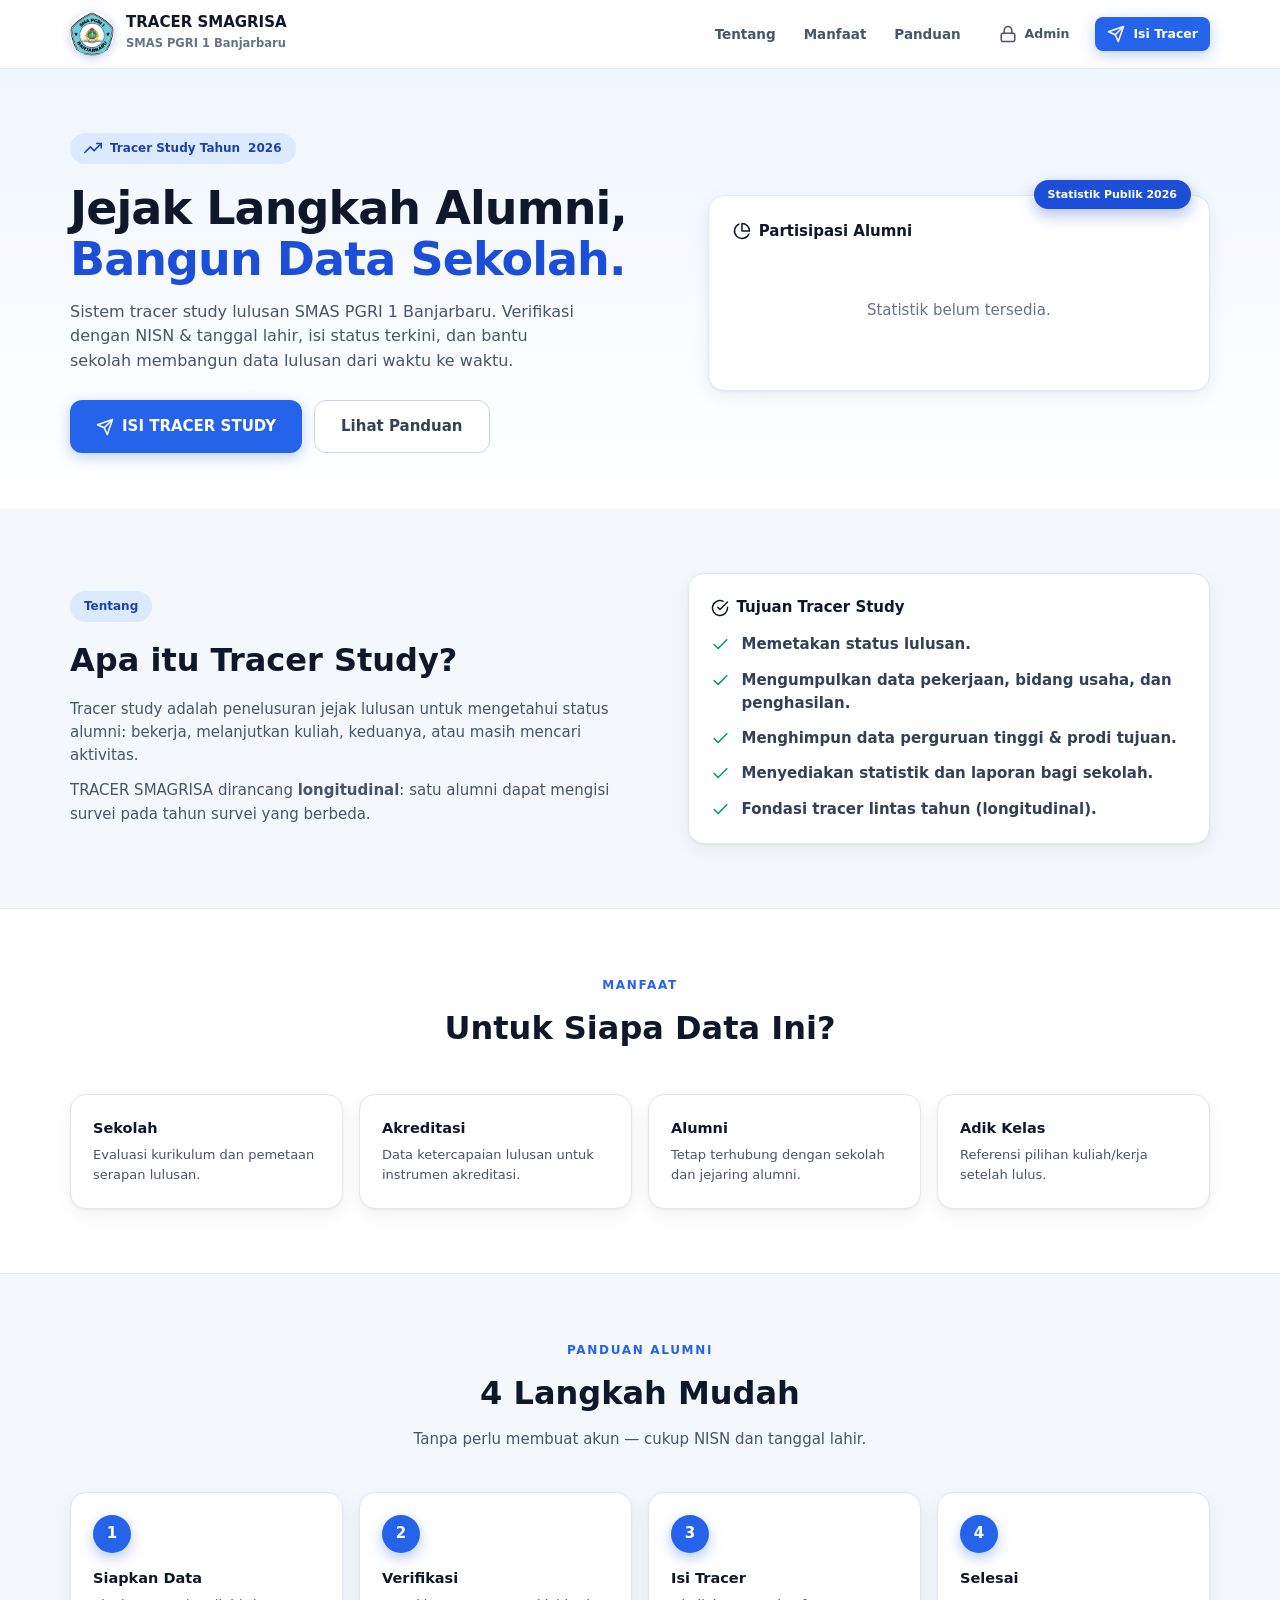
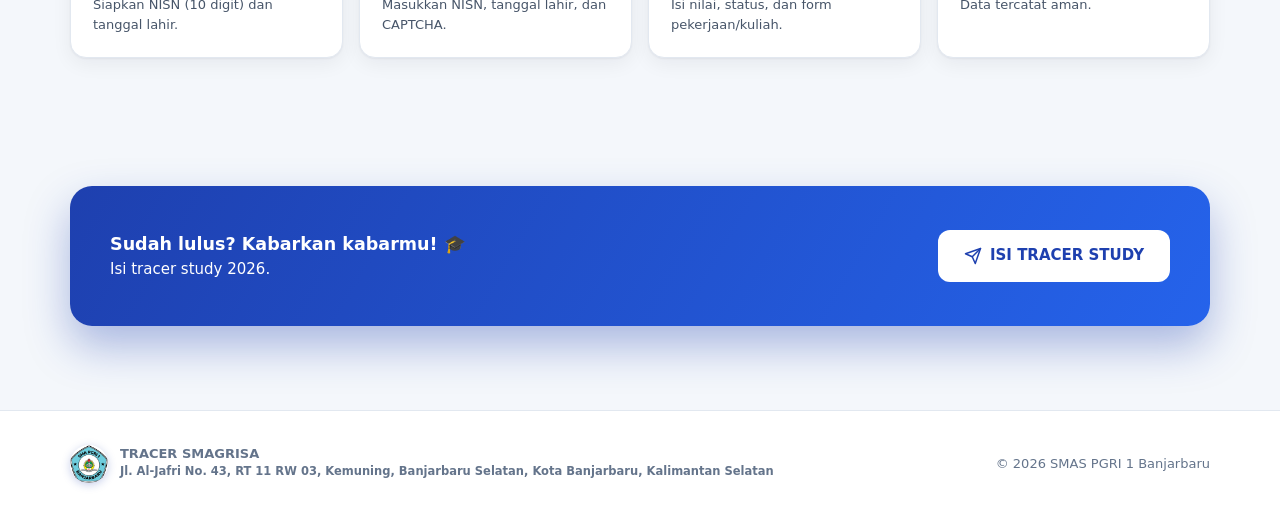
<file: index.html>
<!DOCTYPE html>
<html lang="id">
<head>
<meta charset="UTF-8"><meta name="viewport" content="width=device-width, initial-scale=1">
<title>TRACER SMAGRISA — Beranda</title>
<link rel="icon" id="favicon"><link rel="stylesheet" href="css/style.css">
</head>
<body>
<header class="site-head"><div class="container">
  <div class="brand"><img data-logo src="" alt=""><div><b data-cfg="NAMA_APLIKASI"></b><small data-cfg="SEKOLAH"></small></div></div>
  <nav class="nav-links"><a href="#tentang">Tentang</a><a href="#manfaat">Manfaat</a><a href="#panduan">Panduan</a></nav>
  <a class="btn btn-ghost btn-sm" href="admin.html"><i data-icon="lock"></i> Admin</a>
  <a class="btn btn-primary btn-sm" href="login.html"><i data-icon="send"></i> Isi Tracer</a>
</div></header>

<section class="hero"><div class="container hero-grid">
  <div>
    <span class="chip"><i data-icon="trend"></i> Tracer Study Tahun <span id="tahunHero"></span></span>
    <h1>Jejak Langkah Alumni, <span class="grad">Bangun Data Sekolah.</span></h1>
    <p class="lead">Sistem tracer study lulusan <span data-cfg="SEKOLAH"></span>. Verifikasi dengan NISN & tanggal lahir, isi status terkini, dan bantu sekolah membangun data lulusan dari waktu ke waktu.</p>
    <div class="hero-cta">
      <a class="btn btn-primary btn-lg" href="login.html"><i data-icon="send"></i> ISI TRACER STUDY</a>
      <a class="btn btn-outline btn-lg" href="#panduan">Lihat Panduan</a>
    </div>
  </div>
  <div class="hero-card card">
    <span class="float">Statistik Publik <span id="tahunCard"></span></span>
    <h3><i data-icon="pie"></i> Partisipasi Alumni</h3>
    <div id="pubStats" style="margin-top:12px"><div class="empty">Memuat statistik…</div></div>
  </div>
</div></section>

<section class="block" id="tentang"><div class="container two-col">
  <div>
    <span class="chip">Tentang</span>
    <h2 style="font-size:clamp(24px,3vw,32px);font-weight:800;margin:14px 0 12px">Apa itu Tracer Study?</h2>
    <p style="color:var(--s6);margin-bottom:12px">Tracer study adalah penelusuran jejak lulusan untuk mengetahui status alumni: bekerja, melanjutkan kuliah, keduanya, atau masih mencari aktivitas.</p>
    <p style="color:var(--s6)">TRACER SMAGRISA dirancang <b>longitudinal</b>: satu alumni dapat mengisi survei pada tahun survei yang berbeda.</p>
  </div>
  <div class="card pad">
    <h3><i data-icon="checkc"></i> Tujuan Tracer Study</h3>
    <ul class="check-list" style="margin-top:14px">
      <li><i data-icon="check"></i> Memetakan status lulusan.</li>
      <li><i data-icon="check"></i> Mengumpulkan data pekerjaan, bidang usaha, dan penghasilan.</li>
      <li><i data-icon="check"></i> Menghimpun data perguruan tinggi & prodi tujuan.</li>
      <li><i data-icon="check"></i> Menyediakan statistik dan laporan bagi sekolah.</li>
      <li><i data-icon="check"></i> Fondasi tracer lintas tahun (longitudinal).</li>
    </ul>
  </div>
</div></section>

<section class="block" id="manfaat" style="background:#fff;border-block:1px solid var(--line)"><div class="container">
  <div class="sec-head"><span class="kicker">Manfaat</span><h2>Untuk Siapa Data Ini?</h2></div>
  <div class="benefit-grid">
    <div class="benefit card"><h4>Sekolah</h4><p>Evaluasi kurikulum dan pemetaan serapan lulusan.</p></div>
    <div class="benefit card"><h4>Akreditasi</h4><p>Data ketercapaian lulusan untuk instrumen akreditasi.</p></div>
    <div class="benefit card"><h4>Alumni</h4><p>Tetap terhubung dengan sekolah dan jejaring alumni.</p></div>
    <div class="benefit card"><h4>Adik Kelas</h4><p>Referensi pilihan kuliah/kerja setelah lulus.</p></div>
  </div>
</div></section>

<section class="block" id="panduan"><div class="container">
  <div class="sec-head"><span class="kicker">Panduan Alumni</span><h2>4 Langkah Mudah</h2><p>Tanpa perlu membuat akun — cukup NISN dan tanggal lahir.</p></div>
  <div class="steps-row">
    <div class="step-item card"><div class="num">1</div><h4>Siapkan Data</h4><p>Siapkan NISN (10 digit) dan tanggal lahir.</p></div>
    <div class="step-item card"><div class="num">2</div><h4>Verifikasi</h4><p>Masukkan NISN, tanggal lahir, dan CAPTCHA.</p></div>
    <div class="step-item card"><div class="num">3</div><h4>Isi Tracer</h4><p>Isi nilai, status, dan form pekerjaan/kuliah.</p></div>
    <div class="step-item card"><div class="num">4</div><h4>Selesai</h4><p>Data tercatat aman.</p></div>
  </div>
</div></section>

<section class="block"><div class="container">
  <div class="cta-band">
    <div><h3>Sudah lulus? Kabarkan kabarmu! 🎓</h3><p>Isi tracer study <span id="tahunCta"></span>.</p></div>
    <a class="btn btn-lg" style="background:#fff;color:var(--b800)" href="login.html"><i data-icon="send"></i> ISI TRACER STUDY</a>
  </div>
</div></section>

<footer class="site-foot"><div class="container foot">
  <div class="brand" style="margin:0"><img data-logo src="" style="width:38px;height:38px;border-radius:50%"><div><b style="font-size:13px" data-cfg="NAMA_APLIKASI"></b><small data-cfg="ALAMAT"></small></div></div>
  <span>© <span id="yearNow"></span> <span data-cfg="SEKOLAH"></span></span>
</div></footer>

<div id="toasts" class="toast-wrap"></div>
<div id="loading" class="loading-overlay" style="display:none"><div class="loading-card"><div class="spinner"></div><div>Memproses…</div></div></div>

<script src="js/config.js"></script><script src="js/icons.js"></script><script src="js/utils.js"></script>
<script src="js/data-referensi.js"></script><script src="js/mock-backend.js"></script><script src="js/api.js"></script>
<script>
document.getElementById('tahunHero').textContent = CONFIG.TAHUN_TRACER_AKTIF;
document.getElementById('tahunCard').textContent = CONFIG.TAHUN_TRACER_AKTIF;
document.getElementById('tahunCta').textContent = CONFIG.TAHUN_TRACER_AKTIF;
document.getElementById('yearNow').textContent = new Date().getFullYear();
API.call('getDashboardStats', { filter: { tahunTracer: CONFIG.TAHUN_TRACER_AKTIF } }).then(function (r) {
  var el = document.getElementById('pubStats');
  if (!r || !r.ok || !r.data) { el.innerHTML = '<div class="empty">Statistik belum tersedia.</div>'; return; }
  var d = r.data;
  el.innerHTML =
    '<div class="rr-big"><b>' + d.cards.responseRate + '%</b><span style="color:var(--s5);font-weight:700;font-size:13px">response rate</span></div>' +
    '<div class="pbar"><span style="width:' + d.cards.responseRate + '%"></span></div>' +
    '<div class="mini-grid">' +
      '<div class="mini"><b>' + d.cards.totalAlumni + '</b><span>Total Alumni</span></div>' +
      '<div class="mini"><b>' + d.cards.sudah + '</b><span>Sudah Mengisi</span></div>' +
      '<div class="mini"><b>' + (d.statusDist['Bekerja'] || 0) + '</b><span>Bekerja</span></div>' +
      '<div class="mini"><b>' + (d.statusDist['Kuliah'] || 0) + '</b><span>Kuliah</span></div>' +
    '</div>';
});
</script>
</body>
</html>
</file>
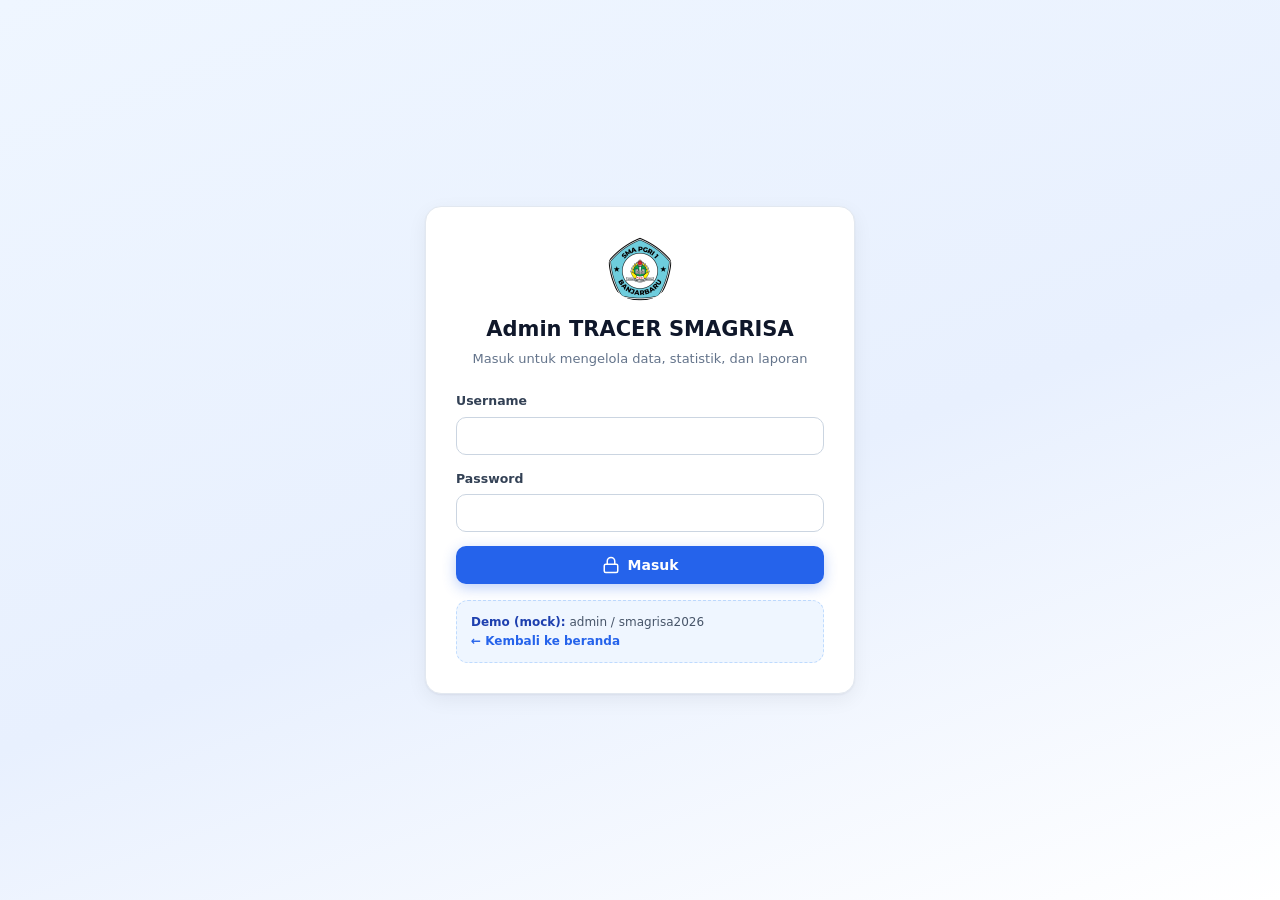
<file: admin-alumni.html>
<!DOCTYPE html>
<html lang="id">
<head>
<meta charset="UTF-8"><meta name="viewport" content="width=device-width, initial-scale=1">
<title>Data Alumni — TRACER SMAGRISA</title>
<link rel="icon" id="favicon"><link rel="stylesheet" href="css/style.css">
</head>
<body>
<div class="admin-shell">
  <aside class="sidebar">
    <div class="sb-brand"><img data-logo src="" alt=""><div><b data-cfg="NAMA_APLIKASI"></b><small>Admin Panel</small></div></div>
    <nav class="sb-nav" id="navList"></nav>
    <div class="sb-foot"><div class="sb-user"><div class="av">A</div><div><b id="sbUser">admin</b><small>Administrator</small></div></div>
      <button class="btn btn-sm" style="width:100%;background:rgba(255,255,255,.12);color:#fff" id="btnLogout"><i data-icon="logout"></i> Keluar</button></div>
  </aside>
  <div class="main">
    <header class="topbar"><h2>Data Alumni</h2><div class="right"><span class="chip"><i data-icon="clock"></i> Tahun Tracer <span id="tahunAktif"></span></span></div></header>
    <main class="content">
      <div class="toolbar">
        <input class="input" id="searchQ" placeholder="Cari nama / NISN" style="max-width:320px">
        <a class="btn btn-primary btn-sm" href="admin-import.html"><i data-icon="upload"></i> Import CSV</a>
      </div>
      <div id="almBody"><div class="empty"><div class="spinner" style="margin:0 auto"></div></div></div>
    </main>
  </div>
</div>
<div id="toasts" class="toast-wrap"></div>
<script src="js/config.js"></script><script src="js/icons.js"></script><script src="js/utils.js"></script>
<script src="js/data-referensi.js"></script><script src="js/mock-backend.js"></script><script src="js/api.js"></script><script src="js/admin-nav.js"></script>
<script>
initAdminShell('admin-alumni.html');
var alumniList = [];
function render() {
  var q = document.getElementById('searchQ').value.toLowerCase();
  var rows = alumniList.filter(function (a) { return !q || a.nama.toLowerCase().indexOf(q) >= 0 || String(a.nisn).indexOf(q) >= 0; });
  var el = document.getElementById('almBody');
  if (!rows.length) { el.innerHTML = '<div class="card empty">' + icon('users') + '<b>Tidak ada alumni ditemukan.</b>Import CSV atau ubah kata kunci.</div>'; return; }
  el.innerHTML = '<div class="table-wrap card"><table class="tbl"><thead><tr><th>Alumni</th><th>NISN</th><th>JK</th><th>Th. Lulus</th><th>No. HP</th><th>Pengisian</th></tr></thead><tbody>' +
    rows.map(function (a) {
      return '<tr><td><b>' + esc(a.nama) + '</b><br><small style="color:var(--s4)">' + a.alumni_id + '</small></td>' +
        '<td style="font-family:monospace">' + esc(a.nisn) + '</td><td>' + (a.jenis_kelamin === 'Laki-laki' ? 'L' : 'P') + '</td><td>' + a.tahun_lulus + '</td><td>' + esc(a.no_hp || '-') + '</td>' +
        '<td>' + (a.tracerCount ? '<span class="badge badge-green">' + a.tracerCount + 'x (' + a.years.join(', ') + ')</span>' : '<span class="badge badge-amber">Belum mengisi</span>') + '</td></tr>';
    }).join('') + '</tbody></table></div>' +
    '<p style="font-size:12px;color:var(--s5);margin-top:8px">' + rows.length + ' alumni ditampilkan.</p>';
}
document.getElementById('searchQ').addEventListener('input', render);
API.call('getAlumniList').then(function (r) {
  if (r.ok) { alumniList = r.data; render(); }
  else { document.getElementById('almBody').innerHTML = '<div class="card empty">Gagal memuat data.</div>'; }
});
</script>
</body>
</html>
</file>
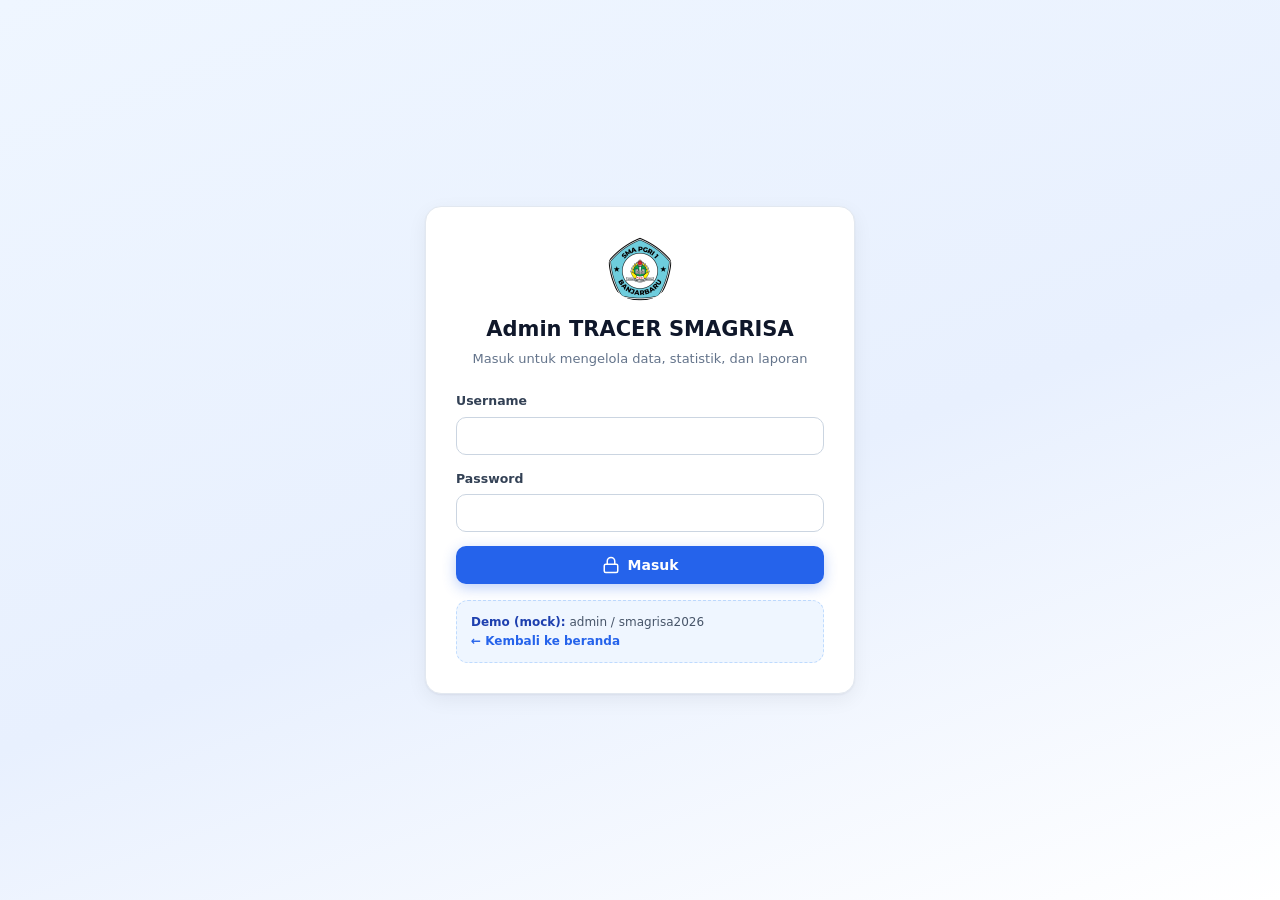
<file: admin-import.html>
<!DOCTYPE html>
<html lang="id">
<head>
<meta charset="UTF-8"><meta name="viewport" content="width=device-width, initial-scale=1">
<title>Import CSV — TRACER SMAGRISA</title>
<link rel="icon" id="favicon"><link rel="stylesheet" href="css/style.css">
</head>
<body>
<div class="admin-shell">
  <aside class="sidebar">
    <div class="sb-brand"><img data-logo src="" alt=""><div><b data-cfg="NAMA_APLIKASI"></b><small>Admin Panel</small></div></div>
    <nav class="sb-nav" id="navList"></nav>
    <div class="sb-foot"><div class="sb-user"><div class="av">A</div><div><b id="sbUser">admin</b><small>Administrator</small></div></div>
      <button class="btn btn-sm" style="width:100%;background:rgba(255,255,255,.12);color:#fff" id="btnLogout"><i data-icon="logout"></i> Keluar</button></div>
  </aside>
  <div class="main">
    <header class="topbar"><h2>Import CSV Alumni</h2><div class="right"><span class="chip"><i data-icon="clock"></i> Tahun Tracer <span id="tahunAktif"></span></span></div></header>
    <main class="content">
      <div class="card pad" style="margin-bottom:16px">
        <h3 style="margin-bottom:14px"><i data-icon="upload"></i> Unggah CSV</h3>
        <div class="dropzone" id="dz">
          <i data-icon="upload"></i>
          <b style="display:block;margin-bottom:4px">Klik atau letakkan file CSV di sini</b>
          <span style="font-size:12.5px;color:var(--s5)">Kolom: Nama, JK, NISN, Tempat Lahir, Tanggal Lahir, NIK, HP, Tahun Lulus</span>
        </div>
        <input type="file" id="csvFile" accept=".csv,text/csv" style="display:none">
        <div style="margin-top:12px"><button class="btn btn-outline btn-sm" id="btnTpl"><i data-icon="download"></i> Unduh Template CSV</button></div>
      </div>
      <div id="impPrev"></div>
    </main>
  </div>
</div>
<div id="toasts" class="toast-wrap"></div>
<script src="js/config.js"></script><script src="js/icons.js"></script><script src="js/utils.js"></script>
<script src="js/data-referensi.js"></script><script src="js/mock-backend.js"></script><script src="js/api.js"></script><script src="js/admin-nav.js"></script>
<script>
initAdminShell('admin-import.html');
var IMP = null;
document.getElementById('dz').onclick = function () { document.getElementById('csvFile').click(); };
document.getElementById('dz').addEventListener('dragover', function (e) { e.preventDefault(); });
document.getElementById('dz').addEventListener('drop', function (e) { e.preventDefault(); if (e.dataTransfer.files[0]) handleFile(e.dataTransfer.files[0]); });
document.getElementById('csvFile').addEventListener('change', function (e) { if (e.target.files[0]) handleFile(e.target.files[0]); e.target.value = ''; });

function handleFile(file) {
  document.getElementById('impPrev').innerHTML = '<div class="empty"><div class="spinner" style="margin:0 auto"></div> Memvalidasi…</div>';
  file.text().then(function (text) {
    return API.call('previewImportCSV', { text: text });
  }).then(function (r) {
    if (!r.ok) { document.getElementById('impPrev').innerHTML = '<div class="card empty">Gagal memvalidasi: ' + esc(r.msg) + '</div>'; return; }
    IMP = { rows: r.data.baris, ringkasan: r.data.ringkasan, name: file.name };
    var s = IMP.ringkasan;
    document.getElementById('impPrev').innerHTML =
      '<div class="card pad"><h3>' + icon('file') + ' Preview Import — ' + esc(file.name) + '</h3>' +
      '<div class="sumchips">' +
        '<span class="badge badge-blue">Total: ' + s.total + '</span>' +
        '<span class="badge badge-green">Valid: ' + s.valid + '</span>' +
        '<span class="badge badge-amber">Duplikat: ' + s.duplikat + '</span>' +
        '<span class="badge badge-red">Error: ' + s.error + '</span>' +
      '</div>' +
      '<div class="table-wrap" style="max-height:380px"><table class="tbl"><thead><tr><th>Baris</th><th>Nama</th><th>NISN</th><th>JK</th><th>Tgl Lahir</th><th>Th. Lulus</th><th>Status</th></tr></thead><tbody>' +
      IMP.rows.slice(0, 100).map(function (b) {
        var st = b.status === 'valid' ? '<span class="badge badge-green">Valid</span>' : b.status === 'duplikat' ? '<span class="badge badge-amber">Duplikat</span>' : '<span class="badge badge-red">Error</span>';
        return '<tr><td>' + b.no + '</td><td>' + esc(b.nama) + '</td><td style="font-family:monospace">' + esc(b.nisn) + '</td><td>' + esc(b.jk) + '</td><td>' + esc(b.tgl) + '</td><td>' + esc(b.tahun) + '</td><td>' + st + (b.alasan.length ? '<br><small style="color:var(--red)">' + esc(b.alasan.join(', ')) + '</small>' : '') + '</td></tr>';
      }).join('') +
      '</tbody></table></div>' +
      '<div class="form-nav"><button class="btn btn-ghost" id="btnCancel">Batal</button><button class="btn btn-primary" id="btnCommit" ' + (s.valid ? '' : 'disabled') + '>' + icon('checkc') + ' Import ' + s.valid + ' Data Valid</button></div></div>';
    document.getElementById('btnCancel').onclick = function () { IMP = null; document.getElementById('impPrev').innerHTML = ''; };
    document.getElementById('btnCommit').onclick = function () {
      if (!IMP) return;
      if (!confirm('Import ' + IMP.ringkasan.valid + ' data valid?')) return;
      var validRows = IMP.rows.filter(function (r) { return r.status === 'valid'; });
      API.call('importAlumniCSV', { rowsValid: validRows }).then(function (r2) {
        if (r2.ok) {
          toast('Berhasil import ' + r2.data.count + ' alumni.');
          IMP = null;
          document.getElementById('impPrev').innerHTML = '<div class="card pad" style="text-align:center"><b style="color:var(--green)">✓ Import berhasil</b><br><a href="admin-alumni.html" style="font-weight:700">Lihat Data Alumni →</a></div>';
        } else { toast('Gagal import.', 'error'); }
      });
    };
  });
}
document.getElementById('btnTpl').onclick = function () {
  var csv = 'Nama,JK,NISN,Tempat Lahir,Tanggal Lahir,NIK,HP,Tahun Lulus\nContoh Siswa,L,0099887766,Banjarbaru,2008-08-15,6372011508080901,081200009900,2026';
  var blob = new Blob(['\uFEFF' + csv], { type: 'text/csv' });
  var a = document.createElement('a'); a.href = URL.createObjectURL(blob); a.download = 'template_alumni.csv'; a.click();
};
</script>
</body>
</html>
</file>
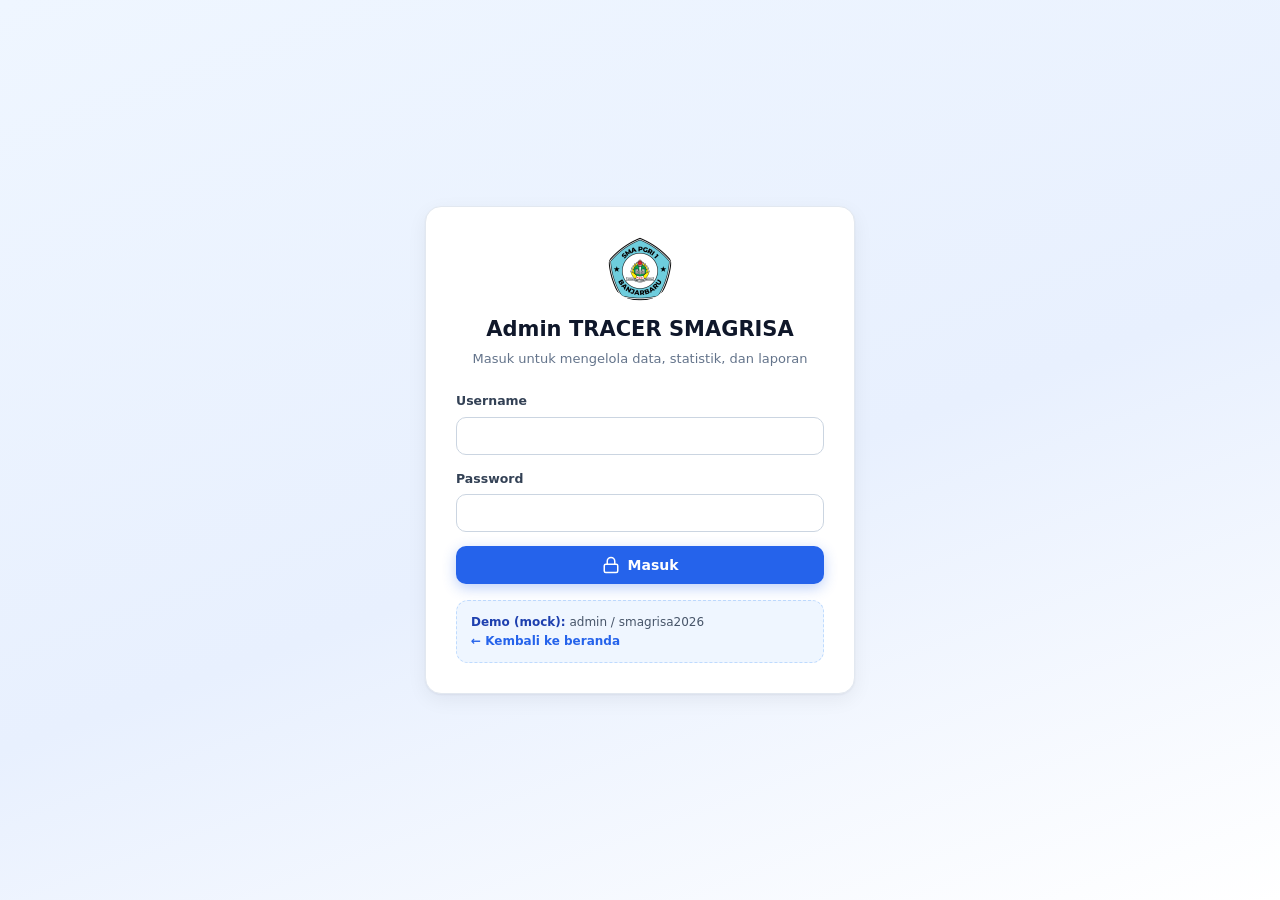
<file: admin-laporan.html>
<!DOCTYPE html>
<html lang="id">
<head>
<meta charset="UTF-8"><meta name="viewport" content="width=device-width, initial-scale=1">
<title>Laporan — TRACER SMAGRISA</title>
<link rel="icon" id="favicon"><link rel="stylesheet" href="css/style.css">
</head>
<body>
<div class="admin-shell">
  <aside class="sidebar">
    <div class="sb-brand"><img data-logo src="" alt=""><div><b data-cfg="NAMA_APLIKASI"></b><small>Admin Panel</small></div></div>
    <nav class="sb-nav" id="navList"></nav>
    <div class="sb-foot"><div class="sb-user"><div class="av">A</div><div><b id="sbUser">admin</b><small>Administrator</small></div></div>
      <button class="btn btn-sm" style="width:100%;background:rgba(255,255,255,.12);color:#fff" id="btnLogout"><i data-icon="logout"></i> Keluar</button></div>
  </aside>
  <div class="main">
    <header class="topbar"><h2>Laporan</h2><div class="right"><span class="chip"><i data-icon="clock"></i> Tahun Tracer <span id="tahunAktif"></span></span></div></header>
    <main class="content">
      <div class="grid-2" style="grid-template-columns:320px 1fr">
        <div class="card pad">
          <h3 style="margin-bottom:14px"><i data-icon="printer"></i> Buat Laporan</h3>
          <div class="field"><label>Jenis</label><select class="select" id="lapJenis">
            <option value="ringkasan">Ringkasan</option>
            <option value="status">Status Lulusan</option>
            <option value="pekerjaan">Pekerjaan / Bidang / Penghasilan</option>
            <option value="kuliah">Kuliah / PT</option>
            <option value="longitudinal">Longitudinal</option>
          </select></div>
          <div class="field"><label>Tahun Tracer</label><input class="input" type="number" id="lapTahun" placeholder="Kosongkan = semua"></div>
          <button class="btn btn-primary btn-block" id="btnGen"><i data-icon="file"></i> Buat Laporan</button>
          <div style="display:flex;gap:8px;margin-top:10px">
            <button class="btn btn-outline btn-sm" style="flex:1" id="btnCetak"><i data-icon="printer"></i> Cetak</button>
            <button class="btn btn-outline btn-sm" style="flex:1" id="btnExp"><i data-icon="download"></i> CSV</button>
          </div>
        </div>
        <div id="repBody"><div class="card empty"><i data-icon="printer"></i><b>Belum ada laporan.</b> Pilih jenis lalu klik Buat Laporan.</div></div>
      </div>
    </main>
  </div>
</div>
<div id="toasts" class="toast-wrap"></div>
<script src="js/config.js"></script><script src="js/icons.js"></script><script src="js/utils.js"></script>
<script src="js/data-referensi.js"></script><script src="js/mock-backend.js"></script><script src="js/api.js"></script><script src="js/admin-nav.js"></script>
<script>
initAdminShell('admin-laporan.html');
var lastReport = null;
document.getElementById('btnGen').onclick = function () {
  var type = document.getElementById('lapJenis').value;
  var y = document.getElementById('lapTahun').value;
  var filter = {}; if (y) filter.tahunTracer = parseInt(y, 10);
  API.call('generateLaporan', { type: type, filter: filter }).then(function (r) {
    if (!r.ok) { document.getElementById('repBody').innerHTML = '<div class="card empty">Gagal memuat.</div>'; return; }
    lastReport = { type: type, data: r.data };
    var html = '<div class="report-sheet"><div class="rep-kop"><img src="' + CONFIG.LOGO_URL + '"><div><div style="font-size:13px;font-weight:700;color:var(--s6)">SISTEM TRACER STUDY</div><div class="t2">' + esc(CONFIG.SEKOLAH) + '</div><div style="font-size:11.5px;color:var(--s5)">' + esc(CONFIG.ALAMAT) + '</div></div></div>';
    html += '<div class="rep-title"><b>' + esc(r.data.judul) + '</b></div><div class="rep-meta">' + esc(r.data.meta) + '</div>';
    r.data.tabel.forEach(function (t) {
      html += '<div class="rep-table"><h5 style="font-size:12.5px;font-weight:800;color:var(--b800);margin-bottom:6px">' + esc(t.judul) + '</h5><table><thead><tr>' + t.kolom.map(function (k) { return '<th>' + esc(k) + '</th>'; }).join('') + '</tr></thead><tbody>' + t.baris.map(function (b) { return '<tr>' + b.map(function (c) { return '<td>' + esc(c) + '</td>'; }).join('') + '</tr>'; }).join('') + '</tbody></table></div>';
    });
    html += '<div style="margin-top:26px;text-align:right;font-size:12.5px;color:var(--s6)">Banjarbaru, ' + fmtDate(new Date().toISOString().slice(0, 10)) + '<br>Administrator</div></div>';
    document.getElementById('repBody').innerHTML = html;
    toast('Laporan dibuat.');
  });
};
document.getElementById('btnCetak').onclick = function () { window.print(); };
document.getElementById('btnExp').onclick = function () {
  if (!lastReport) return;
  var rows = [['TRACER SMAGRISA - ' + lastReport.data.judul], ['']];
  lastReport.data.tabel.forEach(function (t) { rows.push([t.judul]); rows.push(t.kolom); t.baris.forEach(function (b) { rows.push(b); }); rows.push(['']); });
  var csv = rows.map(function (r) { return r.map(function (c) { c = c == null ? '' : String(c); return /[",;\n]/.test(c) ? '"' + c.replace(/"/g, '""') + '"' : c; }).join(','); }).join('\n');
  var blob = new Blob(['\uFEFF' + csv], { type: 'text/csv' });
  var a = document.createElement('a'); a.href = URL.createObjectURL(blob); a.download = 'laporan_' + lastReport.type + '.csv'; a.click();
  toast('CSV diunduh.');
};
</script>
</body>
</html>
</file>
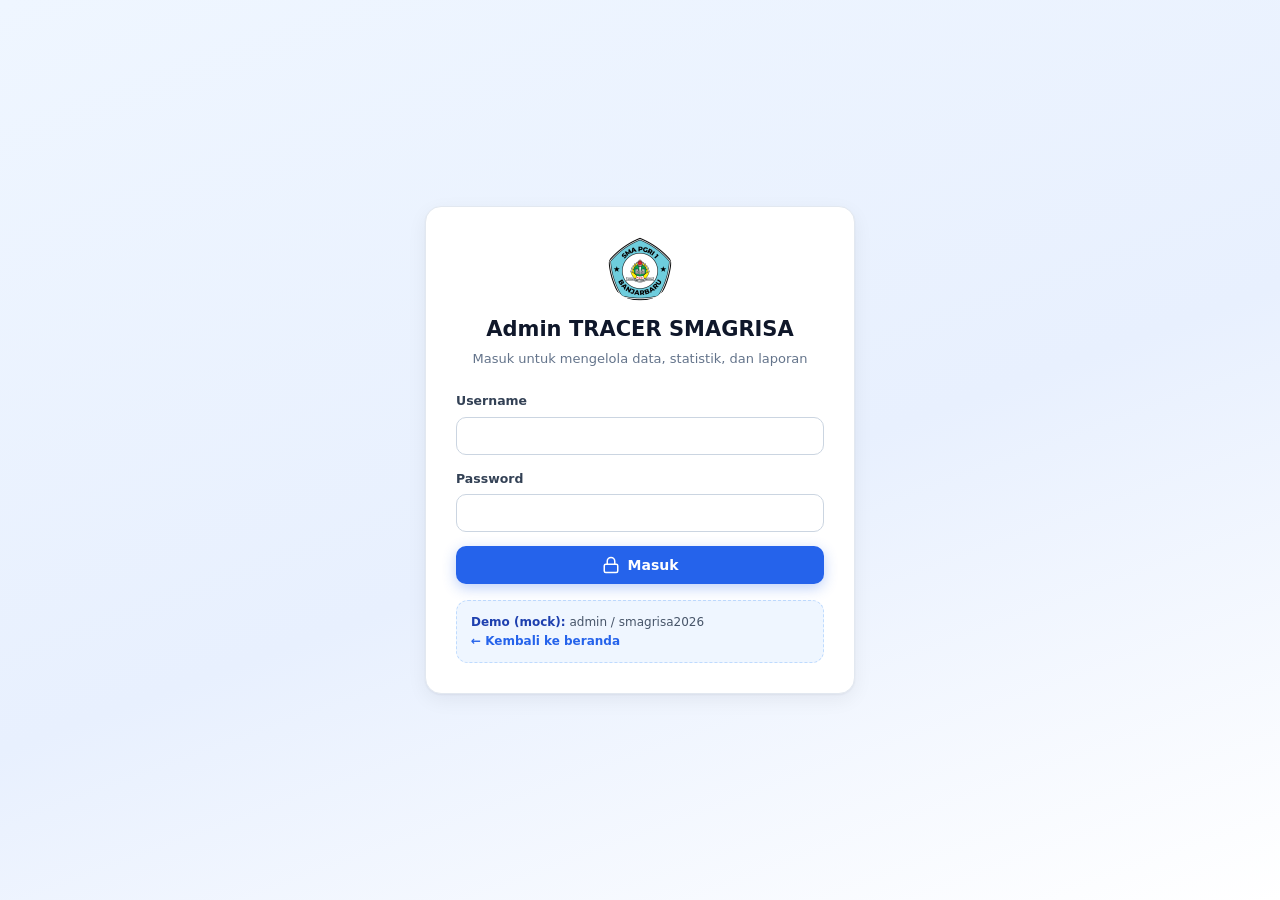
<file: admin-log.html>
<!DOCTYPE html>
<html lang="id">
<head>
<meta charset="UTF-8"><meta name="viewport" content="width=device-width, initial-scale=1">
<title>Log Aktivitas — TRACER SMAGRISA</title>
<link rel="icon" id="favicon"><link rel="stylesheet" href="css/style.css">
</head>
<body>
<div class="admin-shell">
  <aside class="sidebar">
    <div class="sb-brand"><img data-logo src="" alt=""><div><b data-cfg="NAMA_APLIKASI"></b><small>Admin Panel</small></div></div>
    <nav class="sb-nav" id="navList"></nav>
    <div class="sb-foot"><div class="sb-user"><div class="av">A</div><div><b id="sbUser">admin</b><small>Administrator</small></div></div>
      <button class="btn btn-sm" style="width:100%;background:rgba(255,255,255,.12);color:#fff" id="btnLogout"><i data-icon="logout"></i> Keluar</button></div>
  </aside>
  <div class="main">
    <header class="topbar"><h2>Log Aktivitas</h2><div class="right"><span class="chip"><i data-icon="clock"></i> Tahun Tracer <span id="tahunAktif"></span></span></div></header>
    <main class="content">
      <div class="toolbar"><input class="input" id="searchQ" placeholder="Cari log…" style="max-width:320px"></div>
      <div id="logBody"><div class="empty"><div class="spinner" style="margin:0 auto"></div></div></div>
    </main>
  </div>
</div>
<div id="toasts" class="toast-wrap"></div>
<script src="js/config.js"></script><script src="js/icons.js"></script><script src="js/utils.js"></script>
<script src="js/data-referensi.js"></script><script src="js/mock-backend.js"></script><script src="js/api.js"></script><script src="js/admin-nav.js"></script>
<script>
initAdminShell('admin-log.html');
var logs = [];
function render() {
  var q = document.getElementById('searchQ').value.toLowerCase();
  var rows = logs.filter(function (l) { return !q || (l.aksi + l.detail + l.aktor).toLowerCase().indexOf(q) >= 0; });
  var el = document.getElementById('logBody');
  if (!rows.length) { el.innerHTML = '<div class="card empty">' + icon('list') + '<b>Belum ada log.</b></div>'; return; }
  el.innerHTML = '<div class="table-wrap card"><table class="tbl"><thead><tr><th>Waktu</th><th>Aktor</th><th>Aksi</th><th>Detail</th></tr></thead><tbody>' +
    rows.map(function (l) {
      var d = l.waktu ? new Date(l.waktu) : null;
      var t = (d && !isNaN(d)) ? d.toLocaleString('id-ID') : l.waktu;
      return '<tr><td style="white-space:nowrap">' + esc(t) + '</td><td><span class="badge badge-slate">' + esc(l.aktor) + '</span></td><td><b>' + esc(l.aksi) + '</b></td><td>' + esc(l.detail) + '</td></tr>';
    }).join('') + '</tbody></table></div>';
}
document.getElementById('searchQ').addEventListener('input', render);
API.call('getLog').then(function (r) { if (r.ok) { logs = r.data; render(); } });
</script>
</body>
</html>
</file>
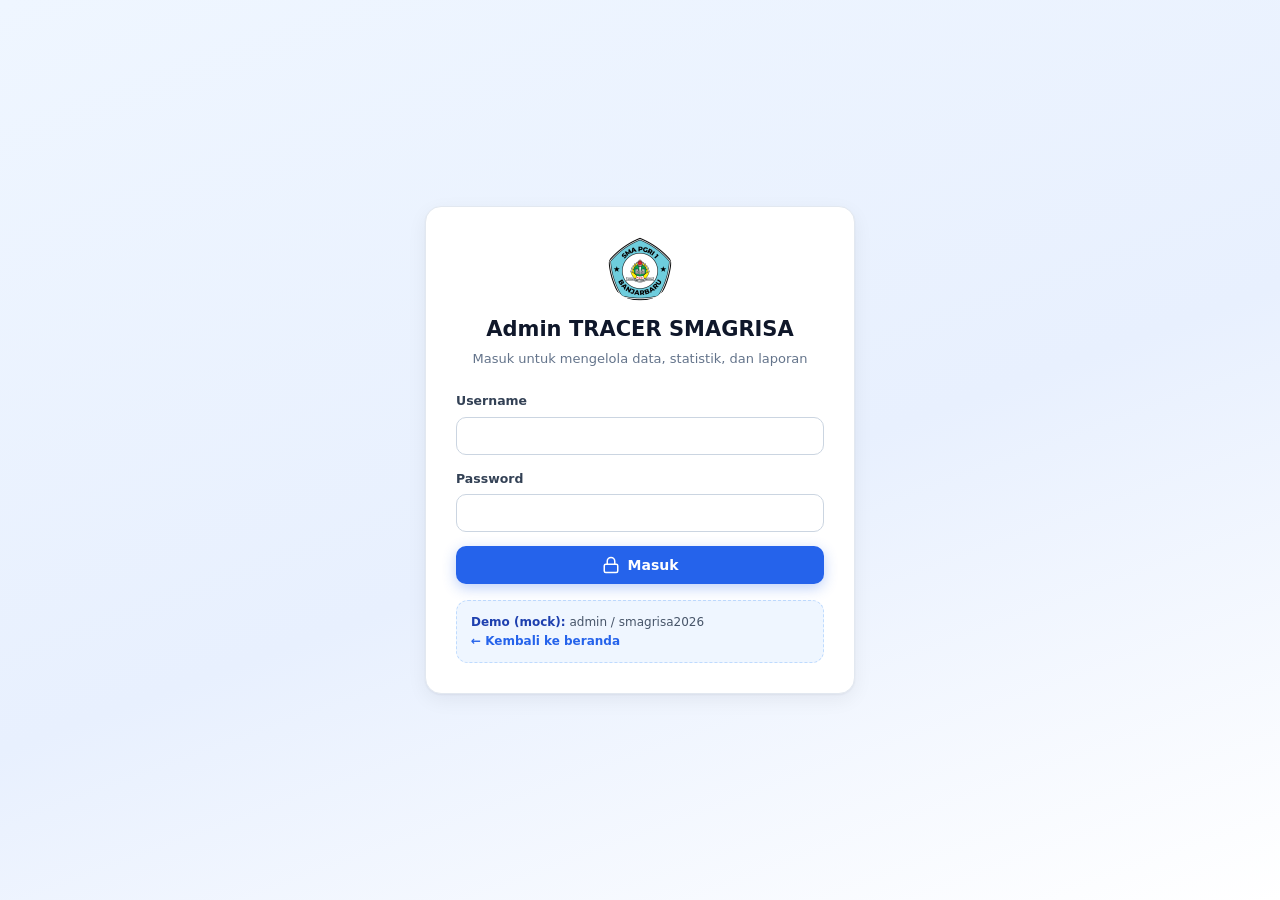
<file: admin-pengaturan.html>
<!DOCTYPE html>
<html lang="id">
<head>
<meta charset="UTF-8"><meta name="viewport" content="width=device-width, initial-scale=1">
<title>Pengaturan — TRACER SMAGRISA</title>
<link rel="icon" id="favicon"><link rel="stylesheet" href="css/style.css">
</head>
<body>
<div class="admin-shell">
  <aside class="sidebar">
    <div class="sb-brand"><img data-logo src="" alt=""><div><b data-cfg="NAMA_APLIKASI"></b><small>Admin Panel</small></div></div>
    <nav class="sb-nav" id="navList"></nav>
    <div class="sb-foot"><div class="sb-user"><div class="av">A</div><div><b id="sbUser">admin</b><small>Administrator</small></div></div>
      <button class="btn btn-sm" style="width:100%;background:rgba(255,255,255,.12);color:#fff" id="btnLogout"><i data-icon="logout"></i> Keluar</button></div>
  </aside>
  <div class="main">
    <header class="topbar"><h2>Pengaturan</h2><div class="right"><span class="chip"><i data-icon="clock"></i> Tahun Tracer <span id="tahunAktif"></span></span></div></header>
    <main class="content">
      <div class="grid-2">
        <div class="card pad">
          <h3 style="margin-bottom:14px"><i data-icon="gear"></i> Identitas Sekolah & Tahun Tracer</h3>
          <div class="field"><label>Nama Sekolah</label><input class="input" id="setNama"></div>
          <div class="field"><label>Alamat</label><input class="input" id="setAlamat"></div>
          <div class="ro-grid">
            <div class="field"><label>Telepon</label><input class="input" id="setTelp"></div>
            <div class="field"><label>Email</label><input class="input" id="setEmail"></div>
          </div>
          <div class="field"><label>Tahun Tracer Aktif</label><input class="input" type="number" id="setTahun" min="2020" max="2100"></div>
          <button class="btn btn-primary" id="btnSave"><i data-icon="checkc"></i> Simpan Pengaturan</button>
        </div>
        <div class="card pad">
          <h3 style="margin-bottom:14px"><i data-icon="lock"></i> Ganti Password Admin</h3>
          <div class="field"><label>Password Lama</label><input class="input" type="password" id="pwLama"></div>
          <div class="field"><label>Password Baru (min. 8 karakter)</label><input class="input" type="password" id="pwBaru"></div>
          <div class="field"><label>Ulangi Password Baru</label><input class="input" type="password" id="pwUlang"></div>
          <button class="btn btn-primary" id="btnPw"><i data-icon="lock"></i> Ganti Password</button>
          <p style="font-size:11.5px;color:var(--s5);margin-top:10px">Di produksi, password disimpan sebagai hash (bukan plaintext).</p>
        </div>
      </div>
    </main>
  </div>
</div>
<div id="toasts" class="toast-wrap"></div>
<script src="js/config.js"></script><script src="js/icons.js"></script><script src="js/utils.js"></script>
<script src="js/data-referensi.js"></script><script src="js/mock-backend.js"></script><script src="js/api.js"></script><script src="js/admin-nav.js"></script>
<script>
initAdminShell('admin-pengaturan.html');
API.call('getPengaturan').then(function (r) {
  if (r.ok) {
    document.getElementById('setNama').value = r.data.nama_sekolah || '';
    document.getElementById('setAlamat').value = r.data.alamat || '';
    document.getElementById('setTelp').value = r.data.telepon || '';
    document.getElementById('setEmail').value = r.data.email || '';
    document.getElementById('setTahun').value = r.data.tahun_tracer_aktif || new Date().getFullYear();
  }
});
document.getElementById('btnSave').onclick = function () {
  var p = {
    nama_sekolah: document.getElementById('setNama').value.trim(),
    alamat: document.getElementById('setAlamat').value.trim(),
    telepon: document.getElementById('setTelp').value.trim(),
    email: document.getElementById('setEmail').value.trim(),
    tahun_tracer_aktif: parseInt(document.getElementById('setTahun').value, 10) || new Date().getFullYear()
  };
  if (!p.nama_sekolah) { toast('Nama sekolah wajib diisi.', 'warn'); return; }
  API.call('savePengaturan', { p: p }).then(function (r) {
    if (r.ok) { toast('Pengaturan disimpan.'); document.getElementById('tahunAktif').textContent = p.tahun_tracer_aktif; }
    else toast('Gagal menyimpan.', 'error');
  });
};
document.getElementById('btnPw').onclick = function () {
  var baru = document.getElementById('pwBaru').value;
  if (baru !== document.getElementById('pwUlang').value) { toast('Konfirmasi tidak sama.', 'warn'); return; }
  API.call('changeAdminPassword', { lama: document.getElementById('pwLama').value, baru: baru }).then(function (r) {
    if (r.ok) { toast('Password diganti.'); document.getElementById('pwLama').value = document.getElementById('pwBaru').value = document.getElementById('pwUlang').value = ''; }
    else toast(r.msg || 'Gagal.', 'error');
  });
};
</script>
</body>
</html>
</file>
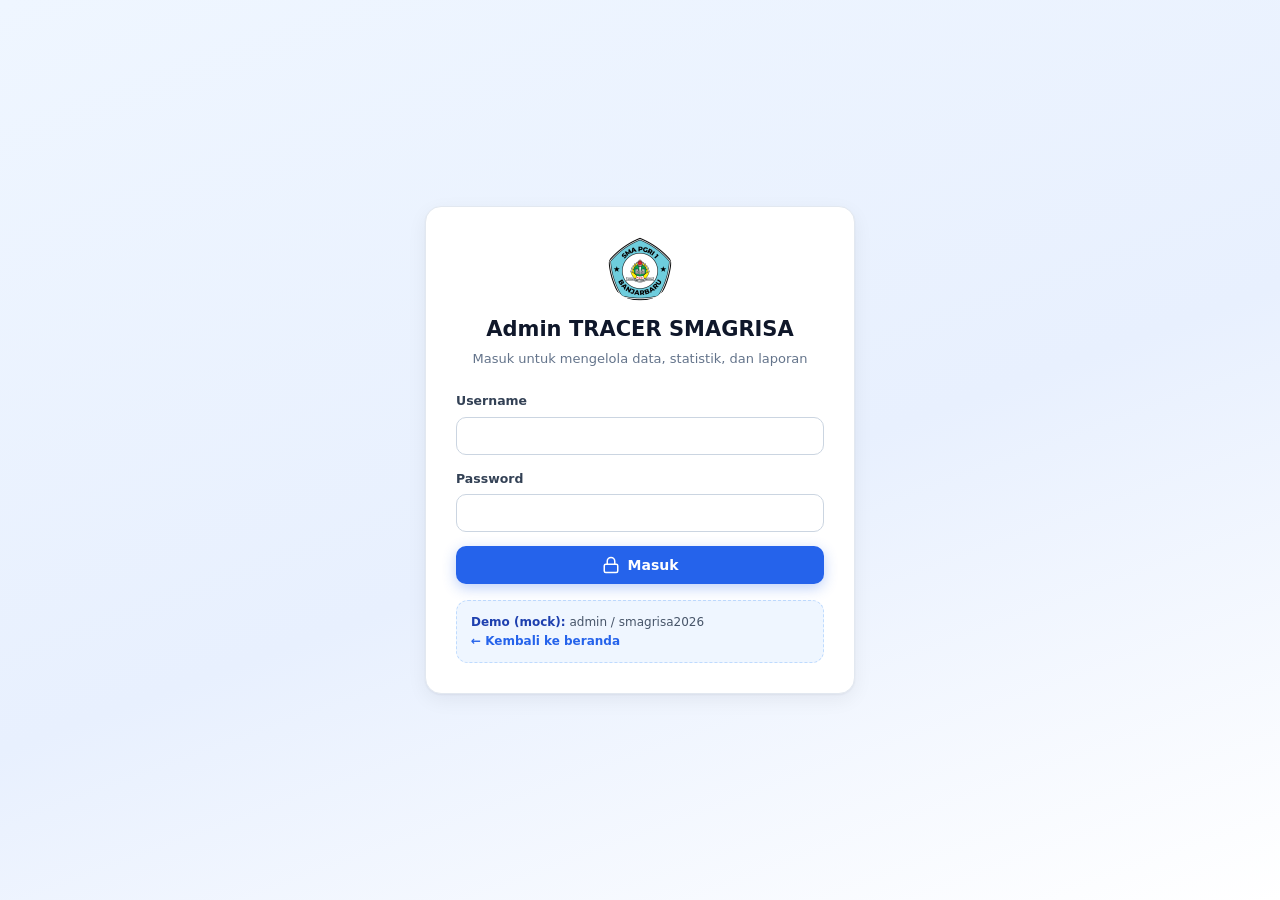
<file: admin-referensi.html>
<!DOCTYPE html>
<html lang="id">
<head>
<meta charset="UTF-8"><meta name="viewport" content="width=device-width, initial-scale=1">
<title>Referensi — TRACER SMAGRISA</title>
<link rel="icon" id="favicon"><link rel="stylesheet" href="css/style.css">
</head>
<body>
<div class="admin-shell">
  <aside class="sidebar">
    <div class="sb-brand"><img data-logo src="" alt=""><div><b data-cfg="NAMA_APLIKASI"></b><small>Admin Panel</small></div></div>
    <nav class="sb-nav" id="navList"></nav>
    <div class="sb-foot"><div class="sb-user"><div class="av">A</div><div><b id="sbUser">admin</b><small>Administrator</small></div></div>
      <button class="btn btn-sm" style="width:100%;background:rgba(255,255,255,.12);color:#fff" id="btnLogout"><i data-icon="logout"></i> Keluar</button></div>
  </aside>
  <div class="main">
    <header class="topbar"><h2>Referensi</h2><div class="right"><span class="chip"><i data-icon="clock"></i> Tahun Tracer <span id="tahunAktif"></span></span></div></header>
    <main class="content">
      <div class="info-banner" style="margin-bottom:16px"><i data-icon="info"></i> Sumber kebenaran adalah sheet referensi Spreadsheet. <b>data-referensi.js</b> adalah salinan statis frontend; perbarui lewat <code>generateReferensiJS()</code>.</div>
      <div class="ref-grid" id="refGrid"></div>
    </main>
  </div>
</div>
<div id="toasts" class="toast-wrap"></div>
<script src="js/config.js"></script><script src="js/icons.js"></script><script src="js/utils.js"></script>
<script src="js/data-referensi.js"></script><script src="js/mock-backend.js"></script><script src="js/api.js"></script><script src="js/admin-nav.js"></script>
<script>
initAdminShell('admin-referensi.html');
function list(title, items) {
  return '<div class="card pad"><h3>' + icon('db') + ' ' + title + ' (' + items.length + ')</h3><div class="ref-list">' + items.map(function (i) { return '<div class="ref-item"><code>' + esc(i.kode) + '</code><span>' + esc(i.label) + '</span></div>'; }).join('') + '</div></div>';
}
document.getElementById('refGrid').innerHTML =
  list('Bidang Usaha', REFERENSI.bidangUsahaList) +
  list('Jenis Pekerjaan', REFERENSI.jenisPekerjaanList) +
  list('Tingkat Penghasilan (7 kode resmi)', REFERENSI.tingkatPenghasilanList);
</script>
</body>
</html>
</file>
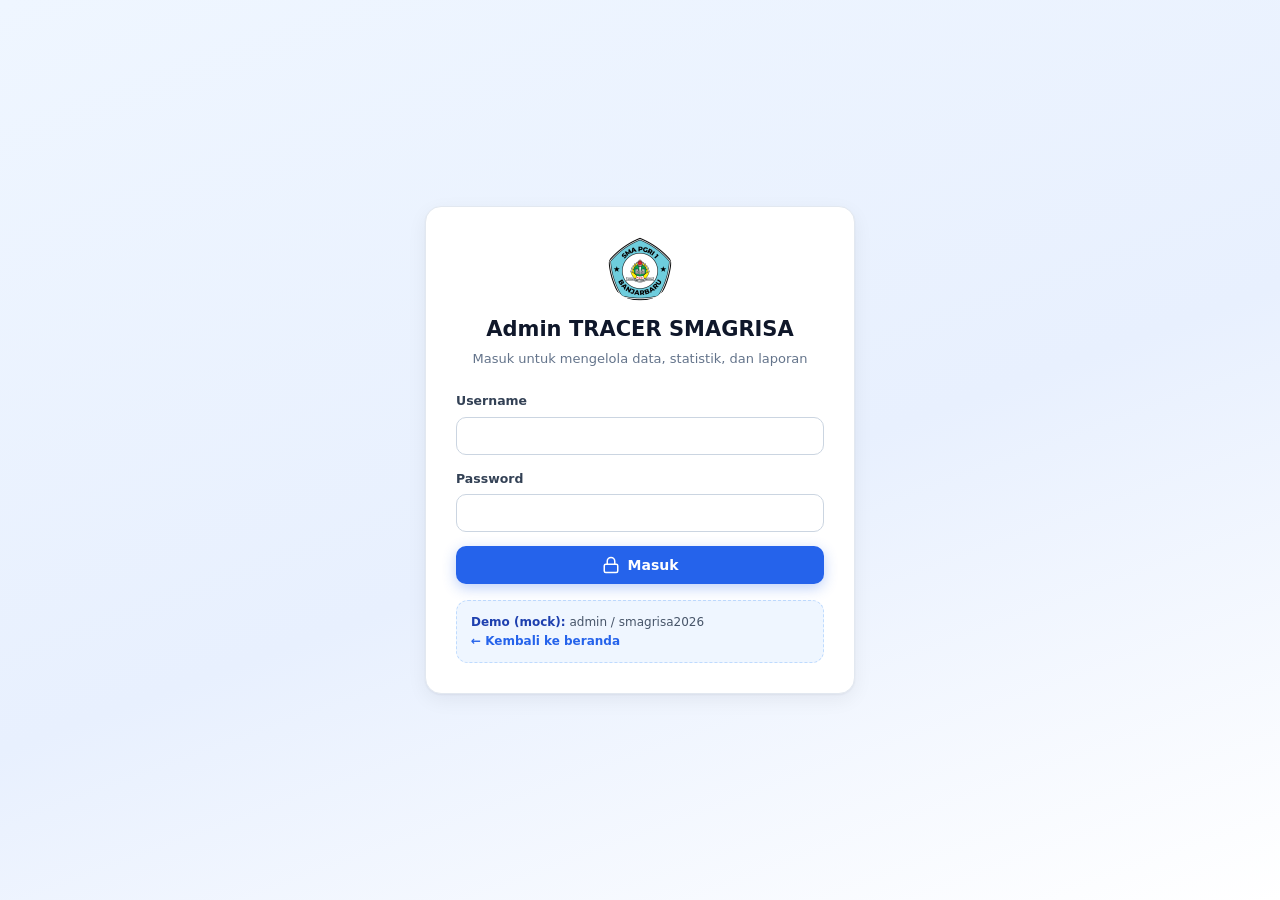
<file: admin-statistik.html>
<!DOCTYPE html>
<html lang="id">
<head>
<meta charset="UTF-8"><meta name="viewport" content="width=device-width, initial-scale=1">
<title>Statistik — TRACER SMAGRISA</title>
<link rel="icon" id="favicon"><link rel="stylesheet" href="css/style.css">
</head>
<body>
<div class="admin-shell">
  <aside class="sidebar">
    <div class="sb-brand"><img data-logo src="" alt=""><div><b data-cfg="NAMA_APLIKASI"></b><small>Admin Panel</small></div></div>
    <nav class="sb-nav" id="navList"></nav>
    <div class="sb-foot"><div class="sb-user"><div class="av">A</div><div><b id="sbUser">admin</b><small>Administrator</small></div></div>
      <button class="btn btn-sm" style="width:100%;background:rgba(255,255,255,.12);color:#fff" id="btnLogout"><i data-icon="logout"></i> Keluar</button></div>
  </aside>
  <div class="main">
    <header class="topbar"><h2>Statistik</h2><div class="right"><span class="chip"><i data-icon="clock"></i> Tahun Tracer <span id="tahunAktif"></span></span></div></header>
    <main class="content">
      <div class="toolbar">
        <select class="select" id="fTahun" style="max-width:180px"><option value="">Semua Tahun</option></select>
        <a class="btn btn-outline btn-sm" href="admin-dashboard.html"><i data-icon="arrowl"></i> Dashboard</a>
      </div>
      <div id="statBody"><div class="empty"><div class="spinner" style="margin:0 auto"></div></div></div>
    </main>
  </div>
</div>
<div id="toasts" class="toast-wrap"></div>
<script src="js/config.js"></script><script src="js/icons.js"></script><script src="js/utils.js"></script>
<script src="js/data-referensi.js"></script><script src="js/mock-backend.js"></script><script src="js/api.js"></script><script src="js/admin-nav.js"></script>
<script>
initAdminShell('admin-statistik.html');
var FILTER = { tahunTracer: '' };
function tbl(title, items) {
  if (!items || !items.length) return '<div class="card pad"><h3>' + icon('bar') + ' ' + title + '</h3><div class="empty" style="padding:20px">Belum ada data.</div></div>';
  return '<div class="card pad"><h3>' + icon('bar') + ' ' + title + '</h3><div class="ref-list" style="max-height:260px;margin-top:12px">' +
    items.map(function (r) {
      return '<div class="ref-item" style="display:block"><div style="display:flex;justify-content:space-between"><span style="font-weight:700">' + esc(r.label) + '</span><span style="color:var(--s5)">' + r.count + ' • ' + r.persen + '%</span></div><div class="pbar" style="height:7px;margin-top:6px"><span style="width:' + r.persen + '%;display:block;height:100%;background:var(--b600)"></span></div></div>';
    }).join('') + '</div></div>';
}
function render() {
  document.getElementById('statBody').innerHTML = '<div class="empty"><div class="spinner" style="margin:0 auto"></div></div>';
  Promise.all([
    API.call('getDashboardStats', { filter: FILTER }),
    API.call('getStatistikLongitudinal')
  ]).then(function (res) {
    var d = (res[0] && res[0].data) || {};
    var longi = (res[1] && res[1].data) || [];
    var fT = document.getElementById('fTahun');
    if (fT.options.length <= 1 && d.perTahun) fT.innerHTML = '<option value="">Semua Tahun</option>' + d.perTahun.labels.map(function (y) { return '<option>' + y + '</option>'; }).join('');
    function withPct(arr) { var tot = arr.reduce(function (s, x) { return s + x.count; }, 0); return arr.map(function (x) { return { label: x.label, count: x.count, persen: tot ? Math.round(x.count / tot * 1000) / 10 : 0 }; }); }
    var statusRows = CONFIG.STATUS_LIST.map(function (s) { var c = d.statusDist[s] || 0; var tot = Object.values(d.statusDist || {}).reduce(function (a, b) { return a + b; }, 0); return { label: s, count: c, persen: tot ? Math.round(c / tot * 1000) / 10 : 0 }; });
    document.getElementById('statBody').innerHTML =
      '<div class="grid-2">' + tbl('Status Lulusan (Persentase)', statusRows) + tbl('Jenis Pekerjaan', withPct(d.jenisPekerjaan || [])) + '</div>' +
      '<div class="grid-2">' + tbl('Bidang Usaha', withPct(d.bidangUsaha || [])) + tbl('Tingkat Penghasilan', withPct(d.penghasilan || [])) + '</div>' +
      tbl('Perguruan Tinggi', withPct(d.perguruanTinggi || [])) +
      '<div class="card pad" style="margin-top:16px"><h3>' + icon('trend') + ' Transisi Status Longitudinal</h3>' +
        (longi.length ? '<div class="table-wrap" style="margin-top:12px"><table class="tbl"><thead><tr><th>Transisi</th><th>Jumlah</th></tr></thead><tbody>' +
          longi.map(function (t) { return '<tr><td>' + esc(t.transition) + '</td><td><b>' + t.count + '</b></td></tr>'; }).join('') +
          '</tbody></table></div>' : '<div class="empty" style="padding:20px">Belum ada data lintas tahun.</div>') +
      '</div>';
  });
}
document.getElementById('fTahun').onchange = function (e) { FILTER.tahunTracer = e.target.value; render(); };
render();
</script>
</body>
</html>
</file>
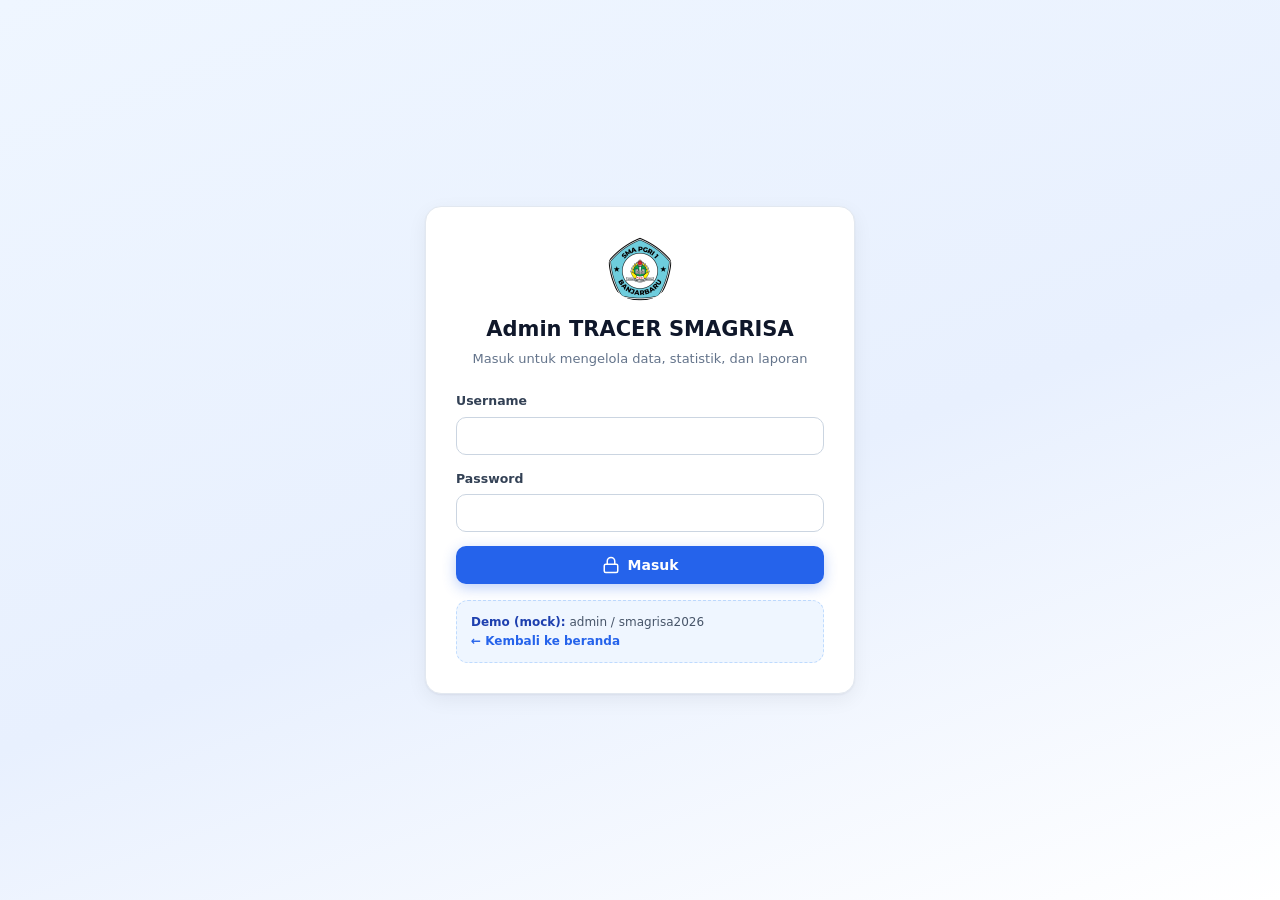
<file: admin-tracer.html>
<!DOCTYPE html>
<html lang="id">
<head>
<meta charset="UTF-8"><meta name="viewport" content="width=device-width, initial-scale=1">
<title>Data Tracer — TRACER SMAGRISA</title>
<link rel="icon" id="favicon"><link rel="stylesheet" href="css/style.css">
</head>
<body>
<div class="admin-shell">
  <aside class="sidebar">
    <div class="sb-brand"><img data-logo src="" alt=""><div><b data-cfg="NAMA_APLIKASI"></b><small>Admin Panel</small></div></div>
    <nav class="sb-nav" id="navList"></nav>
    <div class="sb-foot"><div class="sb-user"><div class="av">A</div><div><b id="sbUser">admin</b><small>Administrator</small></div></div>
      <button class="btn btn-sm" style="width:100%;background:rgba(255,255,255,.12);color:#fff" id="btnLogout"><i data-icon="logout"></i> Keluar</button></div>
  </aside>
  <div class="main">
    <header class="topbar"><h2>Data Tracer</h2><div class="right"><span class="chip"><i data-icon="clock"></i> Tahun Tracer <span id="tahunAktif"></span></span></div></header>
    <main class="content">
      <div class="toolbar">
        <select class="select" id="fTahun" style="max-width:180px"></select>
        <select class="select" id="fStatus" style="max-width:200px"></select>
      </div>
      <div id="trcBody"><div class="empty"><div class="spinner" style="margin:0 auto"></div></div></div>
    </main>
  </div>
</div>
<div id="toasts" class="toast-wrap"></div>
<script src="js/config.js"></script><script src="js/icons.js"></script><script src="js/utils.js"></script>
<script src="js/data-referensi.js"></script><script src="js/mock-backend.js"></script><script src="js/api.js"></script><script src="js/admin-nav.js"></script>
<script>
initAdminShell('admin-tracer.html');
var FILTER = { tahunTracer: '', status: '' };
function badge(s) { var c = s === 'Bekerja' ? 'badge-blue' : s === 'Kuliah' ? 'badge-cyan' : s === 'Bekerja + Kuliah' ? 'badge-violet' : 'badge-slate'; return '<span class="badge ' + c + '">' + esc(s) + '</span>'; }
function render() {
  document.getElementById('trcBody').innerHTML = '<div class="empty"><div class="spinner" style="margin:0 auto"></div></div>';
  API.call('getTracerList', { filter: FILTER }).then(function (r) {
    var el = document.getElementById('trcBody');
    if (!r.ok) { el.innerHTML = '<div class="card empty">Gagal memuat.</div>'; return; }
    var rows = r.data;
    var fT = document.getElementById('fTahun'), fS = document.getElementById('fStatus');
    if (fT.options.length <= 1 && rows.length) {
      var yset = {}; rows.forEach(function (t) { yset[t.tahun_tracer] = 1; });
      fT.innerHTML = '<option value="">Semua Tahun</option>' + Object.keys(yset).sort().map(function (y) { return '<option>' + y + '</option>'; }).join('');
      fS.innerHTML = '<option value="">Semua Status</option>' + CONFIG.STATUS_LIST.map(function (s) { return '<option>' + s + '</option>'; }).join('');
    }
    if (!rows.length) { el.innerHTML = '<div class="card empty">' + icon('file') + '<b>Belum ada record tracer.</b></div>'; return; }
    el.innerHTML = '<div class="table-wrap card"><table class="tbl"><thead><tr><th>ID</th><th>Alumni</th><th>Th. Lulus</th><th>Th. Tracer</th><th>Tgl Isi</th><th>Nilai</th><th>Status</th></tr></thead><tbody>' +
      rows.map(function (t) {
        return '<tr><td style="font-family:monospace;font-size:11.5px">' + t.tracer_id + '</td><td><b>' + esc(t.nama) + '</b></td><td>' + t.tahun_lulus + '</td><td><span class="badge badge-blue">' + t.tahun_tracer + '</span></td><td>' + fmtDate(t.tanggal_isi) + '</td><td>' + t.nilai_rata_ijazah + '</td><td>' + badge(t.status_saat_ini) + '</td></tr>';
      }).join('') + '</tbody></table></div>';
  });
}
document.getElementById('fTahun').onchange = function (e) { FILTER.tahunTracer = e.target.value; render(); };
document.getElementById('fStatus').onchange = function (e) { FILTER.status = e.target.value; render(); };
render();
</script>
</body>
</html>
</file>
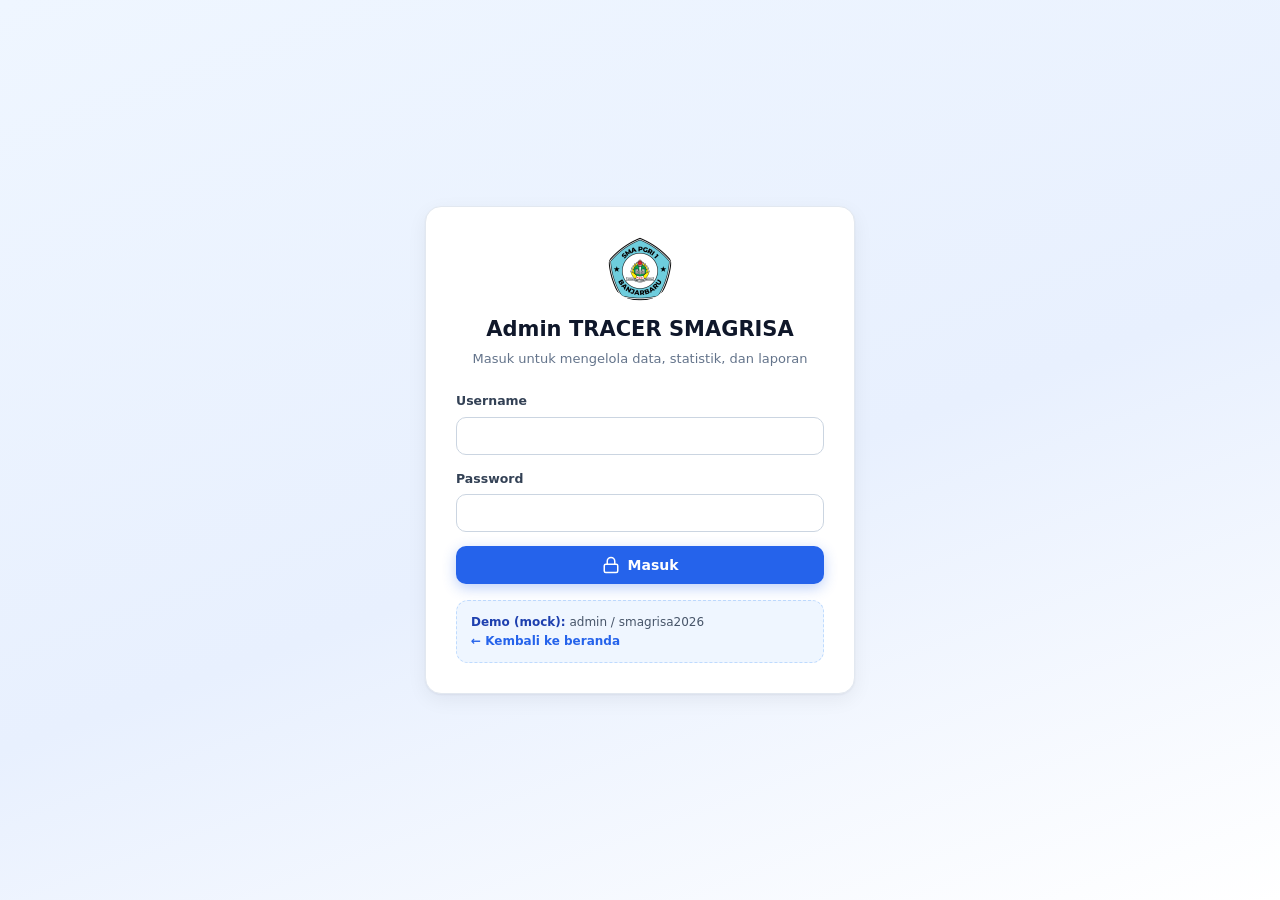
<file: admin.html>
<!DOCTYPE html>
<html lang="id">
<head>
<meta charset="UTF-8"><meta name="viewport" content="width=device-width, initial-scale=1">
<title>Login Admin — TRACER SMAGRISA</title>
<link rel="icon" id="favicon"><link rel="stylesheet" href="css/style.css">
</head>
<body>
<div class="auth-wrap"><div class="auth-card card">
  <div class="auth-head"><img data-logo src="" alt=""><h2>Admin <span data-cfg="NAMA_APLIKASI"></span></h2><p>Masuk untuk mengelola data, statistik, dan laporan</p></div>
  <form id="frmAdmin" novalidate>
    <div class="field"><label>Username</label><input class="input" id="aUser" autocomplete="username"></div>
    <div class="field"><label>Password</label><input class="input" type="password" id="aPass" autocomplete="current-password"></div>
    <div class="errbox" id="aErr" style="display:none"></div>
    <button class="btn btn-primary btn-block" type="submit"><i data-icon="lock"></i> Masuk</button>
  </form>
  <div class="hintbox"><b>Demo (mock):</b> admin / smagrisa2026<br><a href="index.html" style="font-weight:700">← Kembali ke beranda</a></div>
</div></div>
<div id="toasts" class="toast-wrap"></div>
<script src="js/config.js"></script><script src="js/icons.js"></script><script src="js/utils.js"></script>
<script src="js/data-referensi.js"></script><script src="js/mock-backend.js"></script><script src="js/api.js"></script>
<script>
if (sessionStorage.getItem('admin_token')) window.location.href = 'admin-dashboard.html';
document.getElementById('frmAdmin').addEventListener('submit', function (e) {
  e.preventDefault();
  var btn = e.target.querySelector('button[type=submit]'); btn.disabled = true;
  API.call('loginAdmin', { username: document.getElementById('aUser').value.trim(), password: document.getElementById('aPass').value }).then(function (r) {
    if (!r.ok) { var eb = document.getElementById('aErr'); eb.textContent = r.msg || 'Login gagal.'; eb.style.display = 'block'; btn.disabled = false; return; }
    sessionStorage.setItem('admin_token', r.data.token);
    sessionStorage.setItem('admin_user', r.data.user);
    window.location.href = 'admin-dashboard.html';
  });
});
</script>
</body>
</html>
</file>
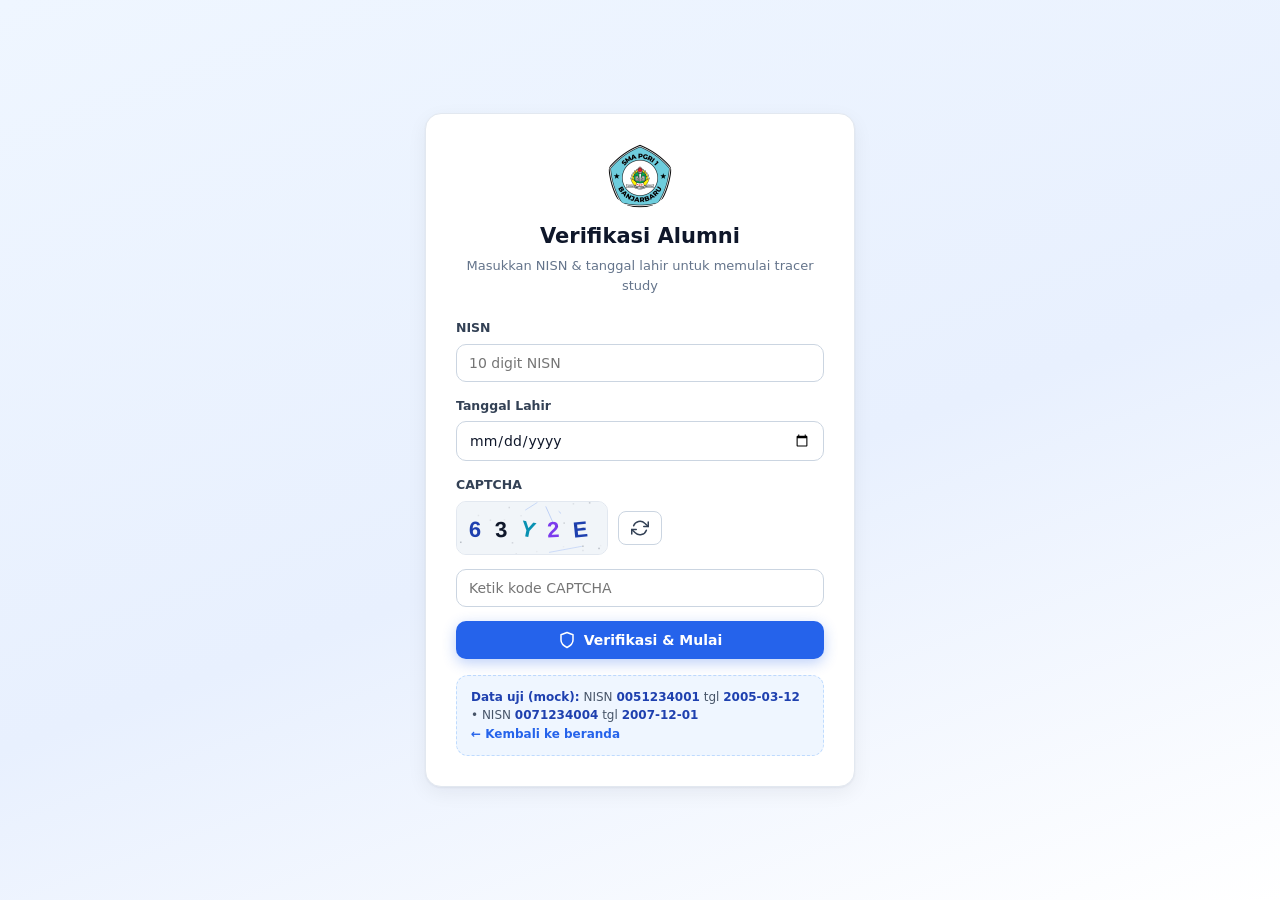
<file: login.html>
<!DOCTYPE html>
<html lang="id">
<head>
<meta charset="UTF-8">
<meta name="viewport" content="width=device-width, initial-scale=1">
<title>Verifikasi Alumni — TRACER SMAGRISA</title>
<link rel="icon" id="favicon">
<link rel="stylesheet" href="css/style.css">
</head>
<body>
<div class="auth-wrap"><div class="auth-card card">
  <div class="auth-head">
    <img data-logo src="" alt="">
    <h2>Verifikasi Alumni</h2>
    <p>Masukkan NISN & tanggal lahir untuk memulai tracer study</p>
  </div>
  <form id="frmVerifikasi" novalidate>
    <div class="field" id="fNisn"><label>NISN</label><input class="input" id="vNisn" inputmode="numeric" maxlength="10" placeholder="10 digit NISN" autocomplete="off"><div class="err-msg">NISN harus 10 digit.</div></div>
    <div class="field" id="fTgl"><label>Tanggal Lahir</label><input class="input" type="date" id="vTgl"><div class="err-msg">Tanggal lahir wajib diisi.</div></div>
    <div class="field"><label>CAPTCHA</label>
      <div class="captcha-row"><canvas id="captchaCanvas" width="150" height="52"></canvas>
      <button type="button" class="btn btn-outline btn-sm" id="btnRefresh"><i data-icon="refresh"></i></button></div>
    </div>
    <div class="field" id="fCap"><input class="input" id="vCaptcha" placeholder="Ketik kode CAPTCHA" autocomplete="off"><div class="err-msg">CAPTCHA wajib diisi.</div></div>
    <div class="errbox" id="vErr" style="display:none"></div>
    <button class="btn btn-primary btn-block" id="vBtn" type="submit"><i data-icon="shield"></i> Verifikasi & Mulai</button>
  </form>
  <div class="hintbox"><b>Data uji (mock):</b> NISN <b>0051234001</b> tgl <b>2005-03-12</b> • NISN <b>0071234004</b> tgl <b>2007-12-01</b><br><a href="index.html" style="font-weight:700">← Kembali ke beranda</a></div>
</div></div>

<div id="toasts" class="toast-wrap"></div>

<script src="js/config.js"></script>
<script src="js/icons.js"></script>
<script src="js/utils.js"></script>
<script src="js/data-referensi.js"></script>
<script src="js/mock-backend.js"></script>
<script src="js/api.js"></script>
<script>
var CAPTCHA = null;
function drawCaptcha(code) {
  var cv = document.getElementById('captchaCanvas');
  var ctx = cv.getContext('2d');
  ctx.clearRect(0, 0, cv.width, cv.height);
  ctx.fillStyle = '#f1f5f9'; ctx.fillRect(0, 0, cv.width, cv.height);
  for (var i = 0; i < 4; i++) {
    ctx.strokeStyle = 'rgba(37,99,235,' + (0.12 + Math.random() * 0.15) + ')';
    ctx.beginPath();
    ctx.moveTo(Math.random() * cv.width, Math.random() * cv.height);
    ctx.lineTo(Math.random() * cv.width, Math.random() * cv.height);
    ctx.stroke();
  }
  var cols = ['#1e40af', '#0f172a', '#0891b2', '#7c3aed'];
  code.split('').forEach(function (ch, i) {
    ctx.save();
    ctx.translate(20 + i * 26, 27);
    ctx.rotate((Math.random() - 0.5) * 0.5);
    ctx.font = '800 22px "Plus Jakarta Sans", sans-serif';
    ctx.fillStyle = cols[i % cols.length];
    ctx.fillText(ch, -8, 8);
    ctx.restore();
  });
  for (var j = 0; j < 24; j++) {
    ctx.fillStyle = 'rgba(15,23,42,' + (Math.random() * 0.25) + ')';
    ctx.fillRect(Math.random() * cv.width, Math.random() * cv.height, 1.5, 1.5);
  }
}
function refreshCaptcha() {
  API.call('buatCaptcha').then(function (r) {
    if (!r.ok) return;
    CAPTCHA = r.data;
    drawCaptcha(CAPTCHA.code);
  });
}
document.getElementById('btnRefresh').addEventListener('click', refreshCaptcha);

document.getElementById('frmVerifikasi').addEventListener('submit', function (e) {
  e.preventDefault();
  var nisn = document.getElementById('vNisn').value.replace(/\D/g, '');
  var tgl = document.getElementById('vTgl').value;
  var cap = document.getElementById('vCaptcha').value.trim();
  document.getElementById('fNisn').classList.toggle('error', !/^\d{10}$/.test(nisn));
  document.getElementById('fTgl').classList.toggle('error', !tgl);
  document.getElementById('fCap').classList.toggle('error', !cap);
  if (!/^\d{10}$/.test(nisn) || !tgl || !cap) return;

  var btn = document.getElementById('vBtn'); btn.disabled = true;
  API.call('verifikasiAlumni', { nisn: nisn, tanggalLahir: tgl, captchaId: CAPTCHA.id, captcha: cap }).then(function (r) {
    if (!r.ok) {
      var eb = document.getElementById('vErr');
      eb.textContent = r.msg || 'Verifikasi gagal.'; eb.style.display = 'block';
      if (r.data && r.data.captcha) { refreshCaptcha(); document.getElementById('vCaptcha').value = ''; }
      btn.disabled = false; return;
    }
    sessionStorage.setItem('tracer_token', r.data.token);
    sessionStorage.setItem('tracer_alumni', JSON.stringify(r.data.alumni));
    window.location.href = 'tracer.html';
  });
});
refreshCaptcha();
</script>
</body>
</html>
</file>
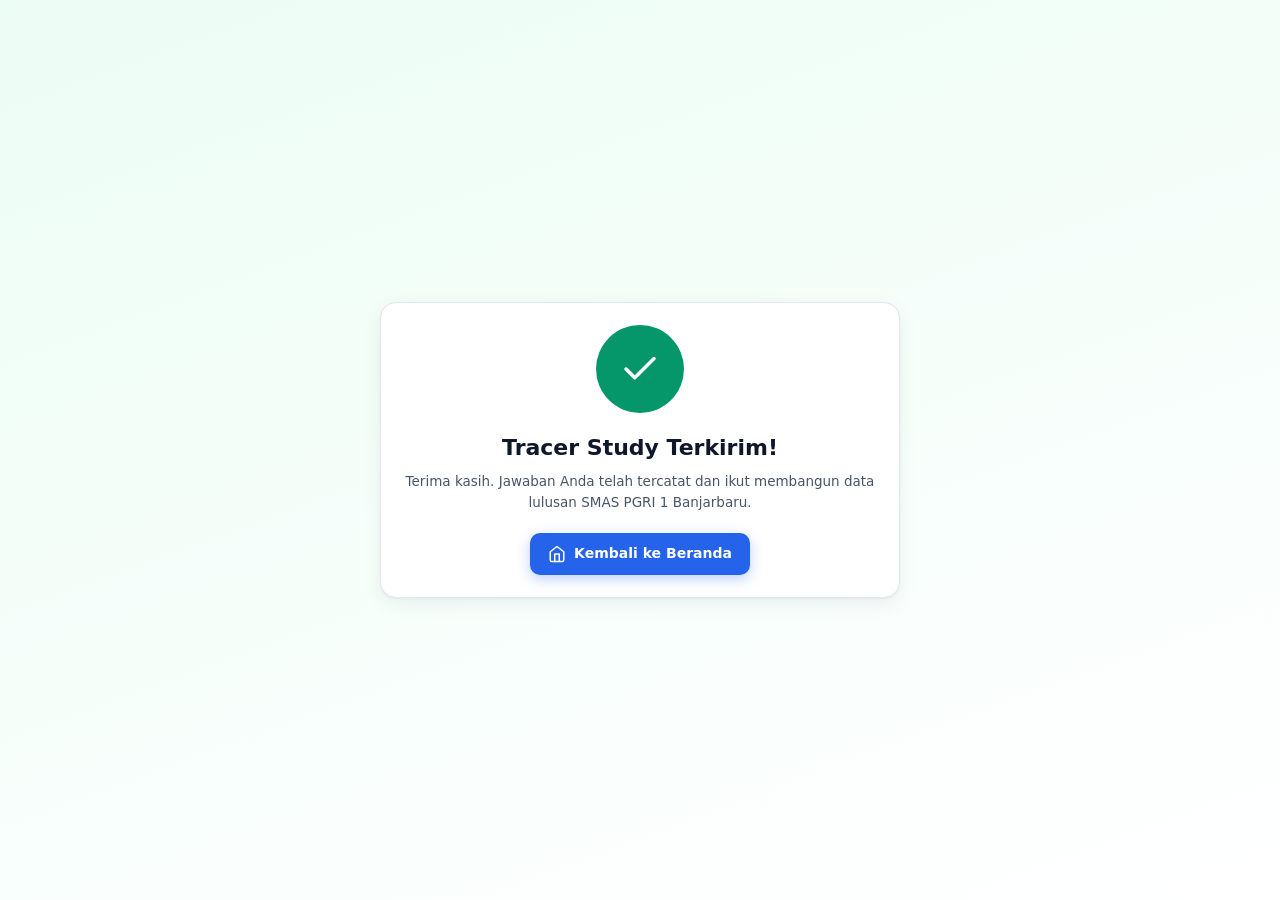
<file: sukses.html>
<!DOCTYPE html>
<html lang="id">
<head>
<meta charset="UTF-8">
<meta name="viewport" content="width=device-width, initial-scale=1">
<title>Tracer Terkirim — TRACER SMAGRISA</title>
<link rel="icon" id="favicon">
<link rel="stylesheet" href="css/style.css">
</head>
<body>
<div class="sukses-wrap"><div class="card pad" style="max-width:520px;width:100%;text-align:center">
  <div class="ok-ring"><i data-icon="check"></i></div>
  <h2 style="font-size:22px;font-weight:800;margin-bottom:6px">Tracer Study Terkirim!</h2>
  <p style="color:var(--s6);font-size:13.5px;margin-bottom:20px">Terima kasih. Jawaban Anda telah tercatat dan ikut membangun data lulusan <span data-cfg="SEKOLAH"></span>.</p>
  <div id="lastBox"></div>
  <a class="btn btn-primary" href="index.html"><i data-icon="home"></i> Kembali ke Beranda</a>
</div></div>

<script src="js/config.js"></script>
<script src="js/icons.js"></script>
<script src="js/utils.js"></script>
<script>
try {
  var last = JSON.parse(sessionStorage.getItem('tracer_last') || 'null');
  if (last) {
    var stBadge = last.status === 'Bekerja' ? 'badge-blue' : last.status === 'Kuliah' ? 'badge-cyan' : last.status === 'Bekerja + Kuliah' ? 'badge-violet' : 'badge-slate';
    document.getElementById('lastBox').innerHTML =
      '<div class="sum-list" style="text-align:left;margin-bottom:20px">' +
      '<div class="sum-row"><b>ID Tracer</b><span>' + esc(last.tracerId) + '</span></div>' +
      '<div class="sum-row"><b>Tahun</b><span>' + last.tahun + '</span></div>' +
      '<div class="sum-row"><b>Status</b><span class="badge ' + stBadge + '">' + esc(last.status) + '</span></div>' +
      '</div>';
  }
} catch (e) {}
sessionStorage.removeItem('tracer_last');
</script>
</body>
</html>
</file>
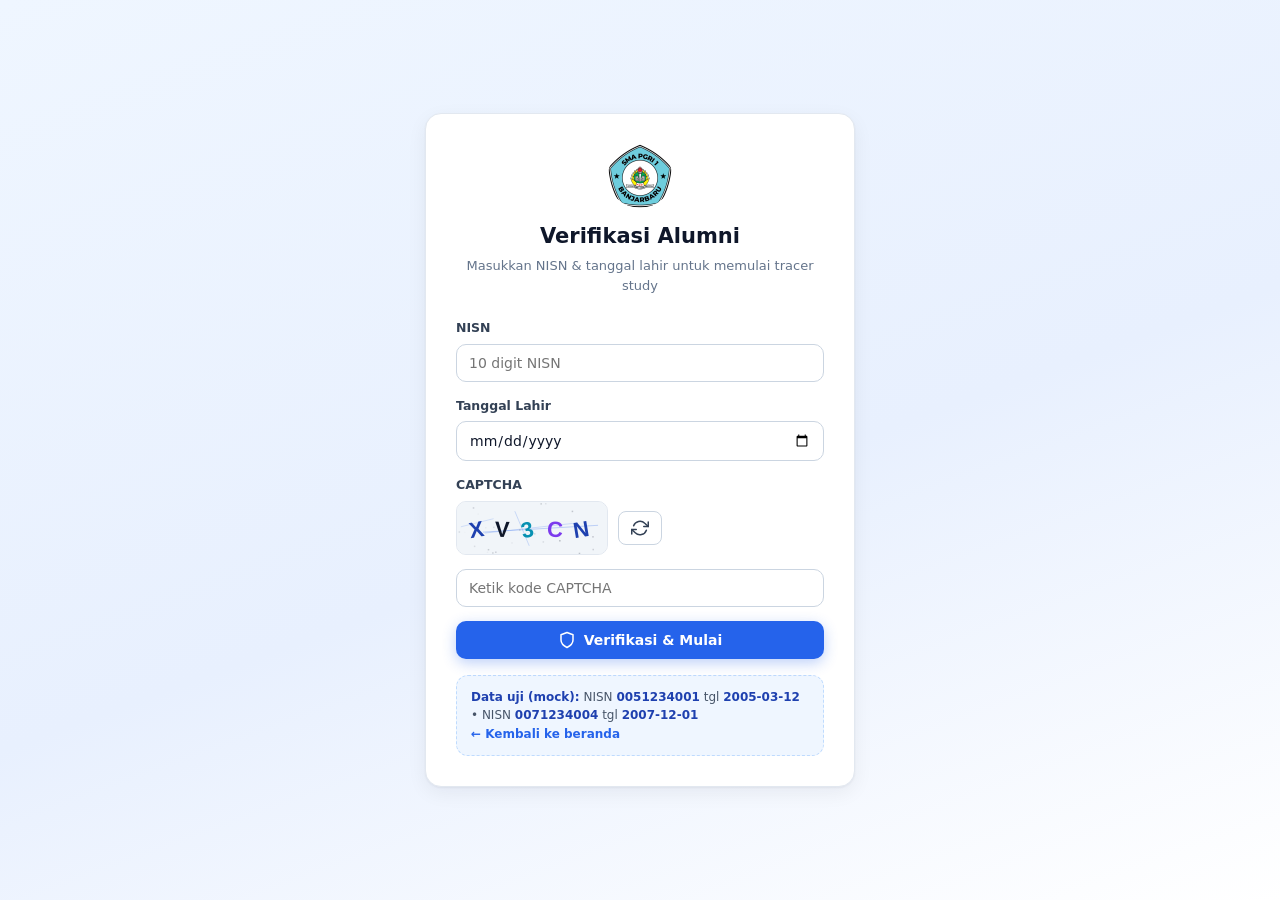
<file: tracer.html>
<!DOCTYPE html>
<html lang="id">
<head>
<meta charset="UTF-8">
<meta name="viewport" content="width=device-width, initial-scale=1">
<title>Form Tracer — TRACER SMAGRISA</title>
<link rel="icon" id="favicon">
<link rel="stylesheet" href="css/style.css">
</head>
<body>
<div class="tracer-top"><div class="container">
  <img data-logo src="" alt="">
  <div><b data-cfg="NAMA_APLIKASI"></b><small>Form Tracer Tahun <span id="tahunForm"></span></small></div>
  <div class="right">
    <span class="chip"><i data-icon="clock"></i> Tahun Survei <span id="tahunChip"></span></span>
    <button class="btn btn-ghost btn-sm" id="btnLogout"><i data-icon="logout"></i> Keluar</button>
  </div>
</div></div>
<div class="container">
  <div class="steps" id="stepsBar"></div>
  <div id="stepBody"></div>
</div>

<div id="toasts" class="toast-wrap"></div>

<script src="js/config.js"></script>
<script src="js/icons.js"></script>
<script src="js/utils.js"></script>
<script src="js/data-referensi.js"></script>
<script src="js/mock-backend.js"></script>
<script src="js/api.js"></script>
<script>
document.getElementById('tahunForm').textContent = CONFIG.TAHUN_TRACER_AKTIF;
document.getElementById('tahunChip').textContent = CONFIG.TAHUN_TRACER_AKTIF;

var T = { step: 1, nilai: '', status: '', pkr: {}, kul: {} };
var alm = null;
try { alm = JSON.parse(sessionStorage.getItem('tracer_alumni') || 'null'); } catch (e) {}
if (!alm) { window.location.href = 'login.html'; }

function stepsHTML(cur) {
  var lbs = ['Identitas', 'Nilai', 'Status', 'Konfirmasi'];
  return lbs.map(function (l, i) {
    var n = i + 1;
    return '<div class="stp ' + (n < cur ? 'done' : n === cur ? 'active' : '') + '"><div class="dot">' + (n < cur ? '✓' : n) + '</div><span class="lb">' + l + '</span></div>';
  }).join('');
}

function renderStep() {
  document.getElementById('stepsBar').innerHTML = stepsHTML(T.step);
  var body = document.getElementById('stepBody');

  if (T.step === 1) {
    body.innerHTML =
      '<div class="form-card card pad">' +
      '<h3 style="margin-bottom:16px">' + icon('users') + ' Langkah 1 — Identitas (readonly)</h3>' +
      '<div class="info-banner">' + icon('info') + ' Data master dari sekolah, tidak dapat diubah.</div>' +
      '<div class="ro-grid">' +
        '<div class="field"><label>Nama Lengkap</label><input class="input ro" value="' + esc(alm.nama) + '" readonly></div>' +
        '<div class="field"><label>NISN</label><input class="input ro" value="' + esc(alm.nisn) + '" readonly></div>' +
        '<div class="field"><label>Jenis Kelamin</label><input class="input ro" value="' + esc(alm.jenis_kelamin) + '" readonly></div>' +
        '<div class="field"><label>Tempat Lahir</label><input class="input ro" value="' + esc(alm.tempat_lahir) + '" readonly></div>' +
        '<div class="field"><label>Tanggal Lahir</label><input class="input ro" value="' + fmtDate(alm.tanggal_lahir) + '" readonly></div>' +
        '<div class="field"><label>Tahun Lulus</label><input class="input ro" value="' + alm.tahun_lulus + '" readonly></div>' +
      '</div>' +
      '<div class="form-nav"><button class="btn btn-ghost" disabled>' + icon('arrowl') + ' Kembali</button><button class="btn btn-primary" id="btnNext">' + icon('arrowr') + ' Lanjut</button></div></div>';
    document.getElementById('btnNext').onclick = function () { T.step = 2; renderStep(); };

  } else if (T.step === 2) {
    body.innerHTML =
      '<div class="form-card card pad">' +
      '<h3 style="margin-bottom:16px">' + icon('award') + ' Langkah 2 — Nilai Rata-rata Ijazah</h3>' +
      '<div class="field" id="fNilai" style="max-width:320px"><label>Nilai (0–100)</label><input class="input" id="tNilai" type="number" min="0" max="100" step="0.01" value="' + esc(T.nilai) + '"><div class="err-msg">Nilai harus 0–100.</div></div>' +
      '<div class="form-nav"><button class="btn btn-ghost" id="btnBack">' + icon('arrowl') + ' Kembali</button><button class="btn btn-primary" id="btnNext">' + icon('arrowr') + ' Lanjut</button></div></div>';
    document.getElementById('btnBack').onclick = function () { T.step = 1; renderStep(); };
    document.getElementById('btnNext').onclick = function () {
      var v = parseFloat(document.getElementById('tNilai').value.replace(',', '.'));
      if (isNaN(v) || v < 0 || v > 100) { document.getElementById('fNilai').classList.add('error'); return; }
      document.getElementById('fNilai').classList.remove('error'); T.nilai = v; T.step = 3; renderStep();
    };

  } else if (T.step === 3) {
    body.innerHTML =
      '<div class="form-card card pad">' +
      '<h3 style="margin-bottom:16px">' + icon('pie') + ' Langkah 3 — Status Saat Ini</h3>' +
      '<div class="status-cards">' +
        CONFIG.STATUS_LIST.map(function (s) {
          var ic = s === 'Bekerja' ? 'briefcase' : s === 'Kuliah' ? 'gradcap' : s === 'Bekerja + Kuliah' ? 'layers' : 'clock';
          var cl = s === 'Bekerja' ? '#1d4ed8' : s === 'Kuliah' ? '#06b6d4' : s === 'Bekerja + Kuliah' ? '#8b5cf6' : '#94a3b8';
          return '<label class="status-card ' + (T.status === s ? 'selected' : '') + '" data-st="' + esc(s) + '"><input type="radio" name="st" value="' + esc(s) + '" ' + (T.status === s ? 'checked' : '') + ' style="display:none"><div class="bub" style="background:' + cl + '22;color:' + cl + '">' + icon(ic) + '</div><div><b>' + esc(s) + '</b></div></label>';
        }).join('') +
      '</div>' +
      '<div class="subform" id="sfPekerjaan"><div class="inner"><h3>' + icon('briefcase') + ' Form Pekerjaan</h3>' +
        '<div class="ro-grid">' +
          '<div class="field"><label>Jenis Pekerjaan</label><select class="select" id="pJenis"></select></div>' +
          '<div class="field"><label>Nama Tempat Kerja</label><input class="input" id="pTempat"></div>' +
          '<div class="field"><label>Bidang Usaha</label><select class="select" id="pBidang"></select></div>' +
          '<div class="field"><label>Tingkat Penghasilan</label><select class="select" id="pPh"></select></div>' +
          '<div class="field"><label>Tanggal Mulai</label><input class="input" type="date" id="pMulai"></div>' +
        '</div></div></div>' +
      '<div class="subform" id="sfKuliah"><div class="inner k"><h3>' + icon('gradcap') + ' Form Kuliah</h3>' +
        '<div class="ro-grid">' +
          '<div class="field"><label>Perguruan Tinggi</label><input class="input" id="kPt"></div>' +
          '<div class="field"><label>Program Studi</label><input class="input" id="kProdi"></div>' +
          '<div class="field"><label>Jenjang</label><select class="select" id="kJenjang"></select></div>' +
          '<div class="field"><label>Tanggal Mulai</label><input class="input" type="date" id="kMulai"></div>' +
          '<div class="field"><label>Status Kuliah</label><select class="select" id="kStatus"></select></div>' +
        '</div></div></div>' +
      '<div class="form-nav"><button class="btn btn-ghost" id="btnBack">' + icon('arrowl') + ' Kembali</button><button class="btn btn-primary" id="btnNext">' + icon('arrowr') + ' Lanjut</button></div></div>';

    isiDropdown(document.getElementById('pJenis'), REFERENSI.jenisPekerjaanList, '-- Pilih --');
    isiDropdown(document.getElementById('pBidang'), REFERENSI.bidangUsahaList, '-- Pilih --');
    isiDropdown(document.getElementById('pPh'), REFERENSI.tingkatPenghasilanList, '-- Pilih --');
    isiDropdown(document.getElementById('kJenjang'), REFERENSI.jenjangList, '-- Pilih --');
    isiDropdown(document.getElementById('kStatus'), REFERENSI.statusKuliahList, '-- Pilih --');

    document.querySelectorAll('input[name="st"]').forEach(function (r) {
      r.addEventListener('change', function (e) {
        T.status = e.target.value;
        document.querySelectorAll('.status-card').forEach(function (l) { l.classList.toggle('selected', l.dataset.st === T.status); });
        var needP = (T.status === 'Bekerja' || T.status === 'Bekerja + Kuliah');
        var needK = (T.status === 'Kuliah' || T.status === 'Bekerja + Kuliah');
        document.getElementById('sfPekerjaan').classList.toggle('open', needP);
        document.getElementById('sfKuliah').classList.toggle('open', needK);
      });
    });
    document.getElementById('btnBack').onclick = function () { T.step = 2; renderStep(); };
    document.getElementById('btnNext').onclick = function () {
      if (!T.status) { toast('Pilih status saat ini.', 'warn'); return; }
      var needP = (T.status === 'Bekerja' || T.status === 'Bekerja + Kuliah');
      var needK = (T.status === 'Kuliah' || T.status === 'Bekerja + Kuliah');
      if (needP) {
        T.pkr = {
          jenis_pekerjaan: document.getElementById('pJenis').value,
          nama_tempat_kerja: document.getElementById('pTempat').value.trim(),
          bidang_usaha: document.getElementById('pBidang').value,
          tingkat_penghasilan: document.getElementById('pPh').value,
          tanggal_mulai: document.getElementById('pMulai').value
        };
        if (!T.pkr.jenis_pekerjaan || !T.pkr.nama_tempat_kerja || !T.pkr.bidang_usaha || !T.pkr.tingkat_penghasilan || !T.pkr.tanggal_mulai) {
          toast('Lengkapi seluruh data pekerjaan.', 'warn'); return;
        }
      }
      if (needK) {
        T.kul = {
          perguruan_tinggi: document.getElementById('kPt').value.trim(),
          program_studi: document.getElementById('kProdi').value.trim(),
          jenjang: document.getElementById('kJenjang').value,
          tanggal_mulai: document.getElementById('kMulai').value,
          status_kuliah: document.getElementById('kStatus').value
        };
        if (!T.kul.perguruan_tinggi || !T.kul.program_studi || !T.kul.jenjang || !T.kul.tanggal_mulai || !T.kul.status_kuliah) {
          toast('Lengkapi seluruh data kuliah.', 'warn'); return;
        }
      }
      T.step = 4; renderStep();
    };

  } else if (T.step === 4) {
    var rows = [['Nama', alm.nama], ['NISN', alm.nisn], ['Tahun Lulus', alm.tahun_lulus], ['Nilai Rata-rata', T.nilai], ['Status', T.status]];
    if (T.status === 'Bekerja' || T.status === 'Bekerja + Kuliah') {
      rows.push(['Jenis Pekerjaan', refLabel(REFERENSI.jenisPekerjaanList, T.pkr.jenis_pekerjaan)]);
      rows.push(['Tempat Kerja', T.pkr.nama_tempat_kerja]);
      rows.push(['Bidang Usaha', refLabel(REFERENSI.bidangUsahaList, T.pkr.bidang_usaha)]);
      rows.push(['Penghasilan', refLabel(REFERENSI.tingkatPenghasilanList, T.pkr.tingkat_penghasilan)]);
      rows.push(['Mulai Bekerja', fmtDate(T.pkr.tanggal_mulai)]);
    }
    if (T.status === 'Kuliah' || T.status === 'Bekerja + Kuliah') {
      rows.push(['Perguruan Tinggi', T.kul.perguruan_tinggi]);
      rows.push(['Program Studi', T.kul.program_studi]);
      rows.push(['Jenjang', T.kul.jenjang]);
      rows.push(['Mulai Kuliah', fmtDate(T.kul.tanggal_mulai)]);
      rows.push(['Status Kuliah', T.kul.status_kuliah]);
    }
    body.innerHTML =
      '<div class="form-card card pad">' +
      '<h3 style="margin-bottom:16px">' + icon('file') + ' Langkah 4 — Konfirmasi</h3>' +
      '<div class="sum-list">' + rows.map(function (r) { return '<div class="sum-row"><b>' + esc(r[0]) + '</b><span>' + esc(r[1]) + '</span></div>'; }).join('') + '</div>' +
      '<div class="info-banner" style="margin-top:16px">' + icon('alert') + ' Periksa kembali. Setelah dikirim, hubungi admin untuk koreksi.</div>' +
      '<div class="form-nav"><button class="btn btn-ghost" id="btnBack">' + icon('arrowl') + ' Kembali</button><button class="btn btn-primary" id="btnSubmit">' + icon('send') + ' Kirim Jawaban</button></div></div>';
    document.getElementById('btnBack').onclick = function () { T.step = 3; renderStep(); };
    document.getElementById('btnSubmit').onclick = function () {
      if (!confirm('Kirim tracer study tahun ' + CONFIG.TAHUN_TRACER_AKTIF + '?')) return;
      var btn = document.getElementById('btnSubmit'); btn.disabled = true;
      API.call('simpanTracer', { nilai: T.nilai, status: T.status, pekerjaan: T.pkr, kuliah: T.kul }, sessionStorage.getItem('tracer_token')).then(function (r) {
        if (!r.ok) { toast(r.msg || 'Gagal menyimpan.', 'error'); btn.disabled = false; return; }
        sessionStorage.setItem('tracer_last', JSON.stringify({ tracerId: r.data.tracer_id, status: T.status, tahun: CONFIG.TAHUN_TRACER_AKTIF }));
        sessionStorage.removeItem('tracer_token'); sessionStorage.removeItem('tracer_alumni');
        window.location.href = 'sukses.html';
      });
    };
  }
}

document.getElementById('btnLogout').onclick = function () {
  var tok = sessionStorage.getItem('tracer_token');
  if (tok) API.call('logoutAlumni', null, tok);
  sessionStorage.removeItem('tracer_token'); sessionStorage.removeItem('tracer_alumni');
  window.location.href = 'index.html';
};
renderStep();
</script>
</body>
</html>
</file>
<file: css/style.css>
*{margin:0;padding:0;box-sizing:border-box}
:root{
  --b50:#eff6ff;--b100:#dbeafe;--b200:#bfdbfe;--b500:#3b82f6;--b600:#2563eb;--b700:#1d4ed8;--b800:#1e40af;--b900:#1e3a8a;
  --ink:#0f172a;--s7:#334155;--s6:#475569;--s5:#64748b;--s4:#94a3b8;--s3:#cbd5e1;--line:#e2e8f0;--bg:#f4f7fb;--card:#fff;
  --green:#059669;--green-bg:#ecfdf5;--amber:#d97706;--amber-bg:#fffbeb;--red:#dc2626;--red-bg:#fef2f2;--violet:#7c3aed;--violet-bg:#f5f3ff;--cyan:#0891b2;--cyan-bg:#ecfeff;
  --sh:0 1px 2px rgba(15,23,42,.05),0 6px 20px rgba(15,23,42,.06);
}
html{scroll-behavior:smooth}
body{font-family:'Plus Jakarta Sans',system-ui,sans-serif;background:var(--bg);color:var(--ink);font-size:15px;line-height:1.55}
img{max-width:100%;display:block}a{color:var(--b600);text-decoration:none}button{font-family:inherit}
.container{max-width:1180px;margin:0 auto;padding:0 20px}
.ic{width:18px;height:18px;flex:none}
.btn{display:inline-flex;align-items:center;justify-content:center;gap:8px;border:none;border-radius:10px;padding:10px 18px;font-size:14px;font-weight:700;cursor:pointer;transition:.18s;text-decoration:none;white-space:nowrap}
.btn:active{transform:scale(.97)}
.btn-primary{background:var(--b600);color:#fff;box-shadow:0 4px 14px rgba(37,99,235,.3)}
.btn-primary:hover{background:var(--b700)}
.btn-outline{background:#fff;color:var(--s7);border:1.5px solid var(--s3)}
.btn-outline:hover{border-color:var(--b500);color:var(--b700);background:var(--b50)}
.btn-ghost{background:transparent;color:var(--s6)}
.btn-ghost:hover{background:#eef2f7}
.btn-danger{background:var(--red);color:#fff}
.btn-lg{padding:14px 26px;font-size:15px;border-radius:12px}
.btn-sm{padding:7px 12px;font-size:12.5px;border-radius:8px}
.btn-block{width:100%}.btn:disabled{opacity:.55;cursor:not-allowed}
.field{margin-bottom:14px}
.field label{display:block;font-size:12.5px;font-weight:700;color:var(--s7);margin-bottom:6px}
.input,.select{width:100%;padding:10px 12px;border:1.5px solid var(--s3);border-radius:10px;font-size:14px;font-family:inherit;color:var(--ink);background:#fff;outline:none;transition:.15s}
.input:focus,.select:focus{border-color:var(--b500);box-shadow:0 0 0 3px rgba(37,99,235,.14)}
.input.ro{background:#f8fafc;color:var(--s6);border-color:var(--line);pointer-events:none}
.field .err-msg{display:none;color:var(--red);font-size:12px;margin-top:5px;font-weight:600}
.field.error .err-msg{display:block}.field.error .input,.field.error .select{border-color:var(--red)}
.card{background:var(--card);border:1px solid var(--line);border-radius:16px;box-shadow:var(--sh)}
.pad{padding:22px}
.card h3{font-size:15px;font-weight:800;display:flex;align-items:center;gap:8px}
.badge{display:inline-flex;align-items:center;gap:6px;padding:3px 10px;border-radius:999px;font-size:11.5px;font-weight:700}
.badge-blue{background:var(--b100);color:var(--b800)}.badge-cyan{background:var(--cyan-bg);color:var(--cyan)}
.badge-violet{background:var(--violet-bg);color:var(--violet)}.badge-slate{background:#f1f5f9;color:var(--s6)}
.badge-green{background:var(--green-bg);color:var(--green)}.badge-amber{background:var(--amber-bg);color:var(--amber)}
.badge-red{background:var(--red-bg);color:var(--red)}
.table-wrap{overflow:auto;border-radius:12px;border:1px solid var(--line)}
table.tbl{width:100%;border-collapse:collapse;font-size:13px;background:#fff}
.tbl th{position:sticky;top:0;text-align:left;padding:10px 12px;background:#f8fafc;color:var(--s6);font-weight:800;font-size:11px;text-transform:uppercase;letter-spacing:.05em;border-bottom:1px solid var(--line);white-space:nowrap;z-index:1}
.tbl td{padding:10px 12px;border-bottom:1px solid #f1f5f9;color:var(--s7);vertical-align:top}
.tbl tr:last-child td{border-bottom:none}.tbl tbody tr:hover td{background:#f8fafc}
.site-head{position:sticky;top:0;z-index:50;background:rgba(255,255,255,.86);backdrop-filter:blur(10px);border-bottom:1px solid var(--line)}
.site-head .container{display:flex;align-items:center;gap:14px;height:68px}
.brand{display:flex;align-items:center;gap:12px;margin-right:auto}
.brand img{width:44px;height:44px;border-radius:50%;box-shadow:0 2px 8px rgba(30,64,175,.25)}
.brand b{font-size:15px;font-weight:800;display:block;line-height:1.2}
.brand small{color:var(--s5);font-size:11.5px;font-weight:600}
.nav-links{display:flex;gap:4px}
.nav-links a{padding:8px 12px;border-radius:8px;font-size:13.5px;font-weight:700;color:var(--s6)}
.nav-links a:hover{background:var(--b50);color:var(--b700)}
.hero{background:linear-gradient(180deg,var(--b50) 0%,#fff 100%);padding:64px 0 56px;position:relative;overflow:hidden}
.hero-grid{display:grid;grid-template-columns:1.08fr .92fr;gap:48px;align-items:center}
.chip{display:inline-flex;align-items:center;gap:8px;background:var(--b100);color:var(--b800);border-radius:999px;padding:6px 14px;font-size:12px;font-weight:800}
.hero h1{font-size:clamp(30px,4.4vw,46px);font-weight:800;line-height:1.12;margin:18px 0 14px;letter-spacing:-.02em}
.hero h1 .grad{color:var(--b700)}
.hero p.lead{color:var(--s6);font-size:16px;max-width:520px;margin-bottom:26px}
.hero-cta{display:flex;gap:12px;flex-wrap:wrap}
.hero-card{padding:24px;position:relative}
.hero-card .float{position:absolute;top:-16px;right:18px;background:var(--b700);color:#fff;border-radius:999px;padding:6px 14px;font-size:11px;font-weight:800;box-shadow:0 6px 16px rgba(29,78,216,.35)}
.rr-big{display:flex;align-items:baseline;gap:8px;margin:8px 0 4px}
.rr-big b{font-size:42px;font-weight:800;color:var(--b700)}
.pbar{height:9px;background:#e8eef6;border-radius:99px;overflow:hidden}
.pbar>span{display:block;height:100%;background:linear-gradient(90deg,var(--b500),var(--b700));border-radius:99px}
.mini-grid{display:grid;grid-template-columns:1fr 1fr;gap:10px;margin-top:18px}
.mini{background:var(--b50);border:1px solid var(--b100);border-radius:12px;padding:12px 14px}
.mini b{font-size:20px;font-weight:800;color:var(--b800);display:block}
.mini span{font-size:11.5px;color:var(--s6);font-weight:700}
section.block{padding:64px 0}
.sec-head{text-align:center;max-width:640px;margin:0 auto 40px}
.sec-head .kicker{color:var(--b600);font-weight:800;font-size:12px;letter-spacing:.14em;text-transform:uppercase}
.sec-head h2{font-size:clamp(24px,3vw,32px);font-weight:800;margin:8px 0 10px}
.sec-head p{color:var(--s6)}
.two-col{display:grid;grid-template-columns:1.05fr .95fr;gap:40px;align-items:center}
.check-list{list-style:none;display:grid;gap:12px}
.check-list li{display:flex;gap:12px;align-items:flex-start;font-weight:600;color:var(--s7)}
.check-list .ic{color:var(--green);width:19px;height:19px;margin-top:2px}
.benefit-grid,.steps-row{display:grid;grid-template-columns:repeat(4,1fr);gap:16px}
.benefit,.step-item{padding:22px;transition:.2s}
.benefit:hover,.step-item:hover{transform:translateY(-4px)}
.benefit h4,.step-item h4{font-size:14.5px;font-weight:800;margin-bottom:6px}
.benefit p,.step-item p{font-size:13px;color:var(--s6)}
.step-item .num{width:38px;height:38px;border-radius:50%;background:var(--b600);color:#fff;font-weight:800;display:flex;align-items:center;justify-content:center;font-size:15px;margin-bottom:14px;box-shadow:0 5px 14px rgba(37,99,235,.35)}
.cta-band{background:linear-gradient(120deg,var(--b800),var(--b600));border-radius:22px;color:#fff;padding:44px 40px;display:flex;align-items:center;gap:28px;justify-content:space-between;flex-wrap:wrap;box-shadow:0 20px 44px rgba(30,64,175,.35)}
footer.site-foot{border-top:1px solid var(--line);background:#fff;padding:34px 0;margin-top:20px}
.foot{display:flex;gap:16px;align-items:center;justify-content:space-between;flex-wrap:wrap;color:var(--s5);font-size:13px}
.auth-wrap{min-height:100vh;display:flex;align-items:center;justify-content:center;padding:40px 16px;background:linear-gradient(160deg,var(--b50),#e8f0fe 55%,#fff)}
.auth-card{width:100%;max-width:430px;padding:30px}
.auth-head{text-align:center;margin-bottom:22px}
.auth-head img{width:64px;height:64px;margin:0 auto 12px;border-radius:50%}
.auth-head h2{font-size:21px;font-weight:800}
.auth-head p{color:var(--s5);font-size:13px;margin-top:4px}
.captcha-row{display:flex;gap:10px;align-items:center}
.captcha-row canvas{border-radius:10px;border:1px solid var(--line);background:#f8fafc}
.hintbox{margin-top:16px;background:var(--b50);border:1px dashed var(--b200);border-radius:12px;padding:12px 14px;font-size:12px;color:var(--s6)}
.hintbox b{color:var(--b800)}
.errbox{background:var(--red-bg);color:var(--red);border-radius:10px;padding:10px 12px;font-size:12.5px;font-weight:700;margin-bottom:12px}
.tracer-top{background:#fff;border-bottom:1px solid var(--line);position:sticky;top:0;z-index:40}
.tracer-top .container{display:flex;align-items:center;gap:12px;height:64px}
.tracer-top img{width:38px;height:38px;border-radius:50%}
.tracer-top b{font-size:14px;font-weight:800}
.tracer-top small{display:block;color:var(--s5);font-size:11px;font-weight:600}
.tracer-top .right{margin-left:auto;display:flex;gap:10px;align-items:center}
.steps{display:flex;gap:6px;justify-content:center;margin:26px auto;max-width:640px}
.stp{display:flex;align-items:center;gap:8px;flex:1}
.stp .dot{width:32px;height:32px;border-radius:50%;background:#e2e8f0;color:var(--s5);font-weight:800;font-size:13px;display:flex;align-items:center;justify-content:center;flex:none}
.stp span.lb{font-size:11.5px;font-weight:700;color:var(--s5)}
.stp.active .dot{background:var(--b600);color:#fff}.stp.active span.lb{color:var(--b700)}
.stp.done .dot{background:var(--b100);color:var(--b800)}
.stp::after{content:"";flex:1;height:2px;background:var(--line);margin:0 6px}
.stp:last-child::after{display:none}
.form-card{max-width:760px;margin:0 auto 40px}
.ro-grid{display:grid;grid-template-columns:1fr 1fr;gap:0 18px}
.info-banner{display:flex;gap:10px;background:var(--b50);border:1px solid var(--b100);color:var(--b800);border-radius:12px;padding:12px 14px;font-size:12.5px;font-weight:600;margin-bottom:18px}
.status-cards{display:grid;grid-template-columns:1fr 1fr;gap:12px;margin-bottom:6px}
.status-card{border:2px solid var(--line);border-radius:14px;padding:16px;display:flex;gap:12px;align-items:center;cursor:pointer;transition:.18s;background:#fff}
.status-card .bub{width:42px;height:42px;border-radius:12px;display:flex;align-items:center;justify-content:center;flex:none}
.status-card b{font-size:14px;display:block}
.status-card.selected{border-color:var(--b600);background:var(--b50);box-shadow:0 6px 18px rgba(37,99,235,.15)}
.subform{max-height:0;opacity:0;overflow:hidden;transition:max-height .45s ease,opacity .4s ease}
.subform.open{max-height:1400px;opacity:1}
.subform .inner{border:1px solid var(--line);border-left:4px solid var(--b600);border-radius:12px;padding:18px;margin-top:16px;background:#fbfdff}
.subform .inner.k{border-left-color:var(--cyan)}
.form-nav{display:flex;justify-content:space-between;gap:12px;margin-top:22px}
.sum-list{display:grid;border:1px solid var(--line);border-radius:12px;overflow:hidden}
.sum-row{display:grid;grid-template-columns:200px 1fr;gap:12px;padding:10px 14px;font-size:13px;border-bottom:1px solid #f1f5f9;background:#fff}
.sum-row:nth-child(odd){background:#fafcff}
.sum-row b{color:var(--s6);font-weight:700}
.sukses-wrap{min-height:100vh;display:flex;align-items:center;justify-content:center;background:linear-gradient(160deg,var(--green-bg),#fff);padding:30px 16px}
.ok-ring{width:88px;height:88px;border-radius:50%;background:var(--green);color:#fff;display:flex;align-items:center;justify-content:center;margin:0 auto 18px;animation:pop .5s cubic-bezier(.2,1.4,.4,1)}
.ok-ring .ic{width:42px;height:42px}
@keyframes pop{from{transform:scale(.3);opacity:0}to{transform:scale(1);opacity:1}}
.admin-shell{display:grid;grid-template-columns:252px 1fr;min-height:100vh}
.sidebar{background:linear-gradient(180deg,#0e2a6b,#123a94 60%,#1646b3);color:#dbe7ff;position:sticky;top:0;height:100vh;overflow-y:auto;display:flex;flex-direction:column}
.sb-brand{display:flex;gap:12px;align-items:center;padding:20px 18px;border-bottom:1px solid rgba(255,255,255,.12)}
.sb-brand img{width:42px;height:42px;border-radius:50%;background:#fff;padding:2px}
.sb-brand b{font-size:14px;color:#fff;display:block}
.sb-brand small{font-size:10.5px;opacity:.75}
.sb-nav{padding:14px 12px;display:grid;gap:3px;flex:1}
.sb-item{display:flex;align-items:center;gap:12px;padding:10px 12px;border-radius:10px;color:#c7d7fb;font-size:13.5px;font-weight:700;cursor:pointer;background:transparent;text-decoration:none;transition:.15s}
.sb-item:hover{background:rgba(255,255,255,.09);color:#fff}
.sb-item.active{background:rgba(255,255,255,.16);color:#fff;box-shadow:inset 3px 0 0 #7fb0ff}
.sb-foot{padding:14px;border-top:1px solid rgba(255,255,255,.12)}
.sb-user{display:flex;gap:10px;align-items:center;background:rgba(255,255,255,.08);border-radius:12px;padding:10px 12px;margin-bottom:10px}
.sb-user .av{width:34px;height:34px;border-radius:50%;background:#7fb0ff;color:#0e2a6b;font-weight:800;display:flex;align-items:center;justify-content:center}
.sb-user b{font-size:12.5px;color:#fff;display:block}
.sb-user small{font-size:10.5px;opacity:.7}
.main{min-width:0}
.topbar{background:#fff;border-bottom:1px solid var(--line);display:flex;align-items:center;gap:14px;padding:0 24px;height:62px;position:sticky;top:0;z-index:30}
.topbar h2{font-size:17px;font-weight:800}
.topbar .right{margin-left:auto;display:flex;gap:10px;align-items:center}
.content{padding:24px;max-width:1240px}
.stat-grid{display:grid;grid-template-columns:repeat(4,1fr);gap:16px;margin-bottom:16px}
.stat-card{padding:18px;display:flex;gap:14px;align-items:center}
.stat-card .bub{width:46px;height:46px;border-radius:13px;display:flex;align-items:center;justify-content:center;flex:none}
.stat-card .v{font-size:24px;font-weight:800;line-height:1.1}
.stat-card .l{font-size:12px;color:var(--s5);font-weight:700}
.grid-2{display:grid;grid-template-columns:1fr 1fr;gap:16px;margin-bottom:16px}
.chart-box{height:280px;position:relative;margin-top:14px}
.chart-box.tall{height:320px}
.filter-bar,.toolbar{display:flex;gap:10px;flex-wrap:wrap;align-items:flex-end;padding:16px 18px;margin-bottom:16px}
.filter-bar .field,.toolbar .field{margin:0;min-width:150px}
.toolbar .grow{flex:1;min-width:200px}
.toast-wrap{position:fixed;top:16px;right:16px;z-index:1200;display:flex;flex-direction:column;gap:10px}
.toast{display:flex;gap:10px;align-items:center;background:#0f172a;color:#f1f5f9;border-radius:12px;padding:12px 16px;font-size:13px;font-weight:600;box-shadow:0 12px 30px rgba(2,6,23,.4);max-width:360px}
.loading-overlay{position:fixed;inset:0;background:rgba(244,247,251,.8);z-index:1300;display:flex;align-items:center;justify-content:center}
.loading-card{background:#fff;border-radius:16px;padding:26px 34px;display:flex;flex-direction:column;gap:14px;align-items:center;box-shadow:var(--sh);font-weight:700;color:var(--s6);font-size:13px}
.spinner{width:34px;height:34px;border:4px solid var(--b100);border-top-color:var(--b600);border-radius:50%;animation:spin .8s linear infinite}
.spinner.sm{width:15px;height:15px;border-width:2.5px}
@keyframes spin{to{transform:rotate(360deg)}}
.empty{padding:44px 20px;text-align:center;color:var(--s5)}
.empty b{display:block;color:var(--s6);margin-bottom:4px}
.dropzone{border:2px dashed var(--b200);background:var(--b50);border-radius:16px;padding:38px 20px;text-align:center;cursor:pointer}
.sumchips{display:flex;gap:10px;flex-wrap:wrap;margin:14px 0}
.ref-grid{display:grid;grid-template-columns:repeat(3,1fr);gap:16px}
.ref-list{max-height:330px;overflow:auto;margin-top:12px}
.ref-item{display:flex;gap:10px;align-items:center;padding:7px 10px;border-radius:8px;font-size:12.5px}
.ref-item:nth-child(odd){background:#f8fafc}
.ref-item code{background:var(--b100);color:var(--b800);border-radius:6px;padding:2px 7px;font-size:10.5px;font-weight:800}
.report-sheet{background:#fff;border:1px solid var(--line);border-radius:14px;padding:34px}
.rep-kop{display:flex;gap:16px;align-items:center;border-bottom:3px double var(--b800);padding-bottom:16px;margin-bottom:18px}
.rep-kop img{width:62px;height:62px;border-radius:50%}
.rep-kop .t2{font-size:19px;font-weight:800;color:var(--b900)}
.rep-title{text-align:center;margin:14px 0 6px}
.rep-meta{font-size:12px;color:var(--s5);text-align:center;margin-bottom:18px}
.rep-table{margin-bottom:20px}
.rep-table table{width:100%;border-collapse:collapse;font-size:12.5px}
.rep-table th,.rep-table td{border:1px solid var(--s3);padding:7px 10px;text-align:left}
.rep-table th{background:var(--b50);color:var(--b900)}
@media (max-width:960px){
  .hero-grid,.two-col{grid-template-columns:1fr}
  .benefit-grid,.steps-row,.ref-grid{grid-template-columns:1fr 1fr}
  .stat-grid,.grid-2{grid-template-columns:1fr}
  .admin-shell{grid-template-columns:1fr}
  .sidebar{position:fixed;left:0;top:0;bottom:0;width:262px;transform:translateX(-100%);transition:.25s;z-index:80}
  .sidebar.open{transform:none}
  .nav-links{display:none}
}
@media (max-width:560px){.stat-grid,.benefit-grid,.steps-row,.status-cards,.ro-grid{grid-template-columns:1fr}.sum-row{grid-template-columns:1fr}}
@media print{
  body *{visibility:hidden}
  .report-sheet,.report-sheet *{visibility:visible}
  .report-sheet{position:absolute;inset:0;border:none;border-radius:0}
}
</file>
